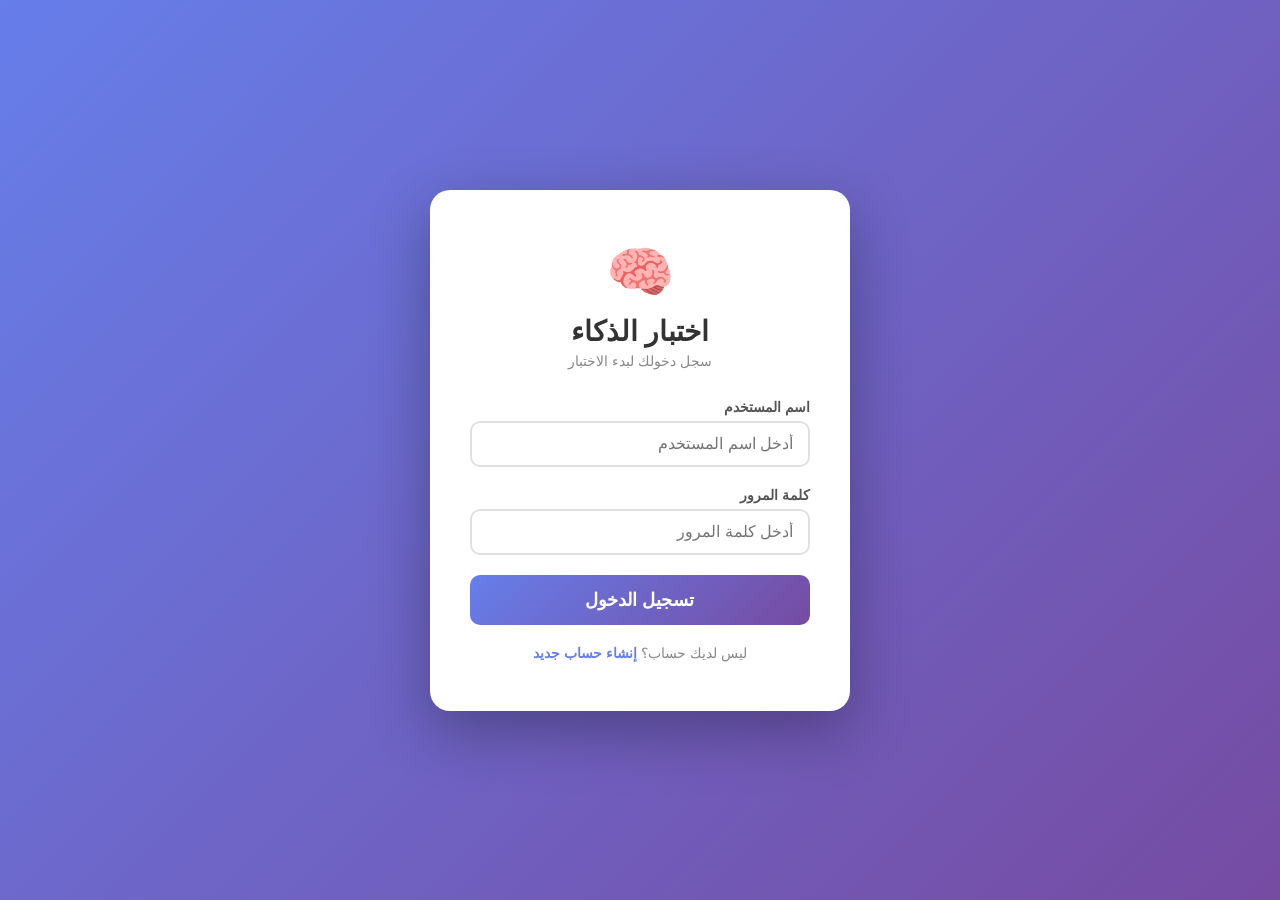
<file: index.html>
<!DOCTYPE html>
<html lang="ar" dir="rtl">
<head>
    <meta charset="UTF-8">
    <meta name="viewport" content="width=device-width, initial-scale=1.0">
    <title>تسجيل الدخول - اختبار الذكاء</title>
    <link rel="stylesheet" href="style.css">
</head>
<body>
    <div class="auth-container">
        <div class="logo">
            <span class="brain-icon">🧠</span>
            <h1>اختبار الذكاء</h1>
            <p>سجل دخولك لبدء الاختبار</p>
        </div>

        <div id="alertMessage" class="alert"></div>

        <!-- تم تعديل action للانتقال إلى content.html -->
        <form action="content.html" method="GET">
            <div class="form-group">
                <label for="username">اسم المستخدم</label>
                <input type="text" id="username" name="username" placeholder="أدخل اسم المستخدم" required>
                <div id="usernameError" class="error-message">يرجى إدخال اسم المستخدم</div>
            </div>

            <div class="form-group">
                <label for="password">كلمة المرور</label>
                <input type="password" id="password" name="password" placeholder="أدخل كلمة المرور" required>
                <div id="passwordError" class="error-message">يرجى إدخال كلمة المرور</div>
            </div>

            <button type="submit" class="btn-primary">تسجيل الدخول</button>
        </form>

        <div class="auth-link">
            ليس لديك حساب؟ <a href="register.html">إنشاء حساب جديد</a>
        </div>
    </div>

    <script>
        // ============================================
        // التحقق من صحة البيانات قبل الانتقال
        // ============================================

        document.querySelector('form').addEventListener('submit', function(e) {
            const username = document.getElementById('username');
            const password = document.getElementById('password');
            const usernameError = document.getElementById('usernameError');
            const passwordError = document.getElementById('passwordError');
            let isValid = true;

            // إخفاء الأخطاء السابقة
            username.classList.remove('error');
            password.classList.remove('error');
            usernameError.style.display = 'none';
            passwordError.style.display = 'none';

            // التحقق من اسم المستخدم
            if (username.value.trim() === '') {
                username.classList.add('error');
                usernameError.style.display = 'block';
                isValid = false;
            }

            // التحقق من كلمة المرور
            if (password.value.trim() === '') {
                password.classList.add('error');
                passwordError.style.display = 'block';
                isValid = false;
            }

            // إذا كان هناك خطأ، نمنع الانتقال
            if (!isValid) {
                e.preventDefault();
            } else {
                // إذا كان كل شيء صحيحاً، ننتقل إلى content.html
                // مع تمرير اسم المستخدم في الرابط (اختياري)
                const usernameValue = username.value.trim();
                window.location.href = `content.html?username=${encodeURIComponent(usernameValue)}`;
                e.preventDefault(); // نمنع الإرسال العادي
            }
        });

        // ============================================
        // عرض رسائل من URL (اختياري)
        // ============================================

        (function() {
            const urlParams = new URLSearchParams(window.location.search);
            const error = urlParams.get('error');
            const success = urlParams.get('success');
            const alertDiv = document.getElementById('alertMessage');

            if (alertDiv) {
                if (error) {
                    alertDiv.className = 'alert alert-danger';
                    alertDiv.style.display = 'block';
                    const messages = {
                        'invalid': '❌ اسم المستخدم أو كلمة المرور غير صحيحة',
                        'empty': '❌ يرجى ملء جميع الحقول',
                        'not_found': '❌ المستخدم غير موجود'
                    };
                    alertDiv.textContent = messages[error] || '❌ حدث خطأ، يرجى المحاولة مرة أخرى';
                }

                if (success === 'registered') {
                    alertDiv.className = 'alert alert-success';
                    alertDiv.style.display = 'block';
                    alertDiv.textContent = '✅ تم التسجيل بنجاح! يرجى تسجيل الدخول';
                }
            }
        })();
    </script>
</body>
</html>
</file>
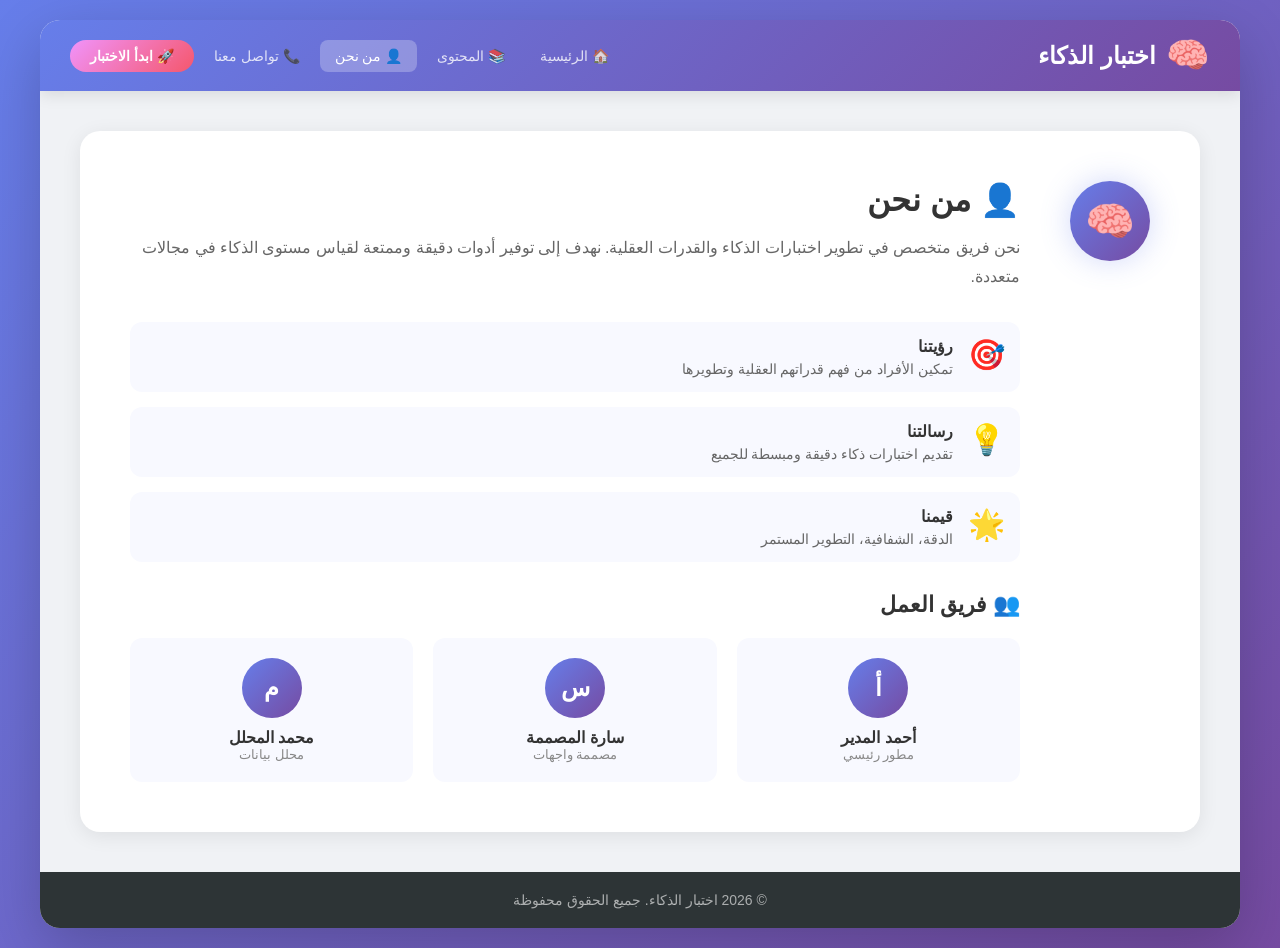
<file: about.html>
<!DOCTYPE html>
<html lang="ar" dir="rtl">
<head>
    <meta charset="UTF-8">
    <meta name="viewport" content="width=device-width, initial-scale=1.0">
    <title>من نحن - اختبار الذكاء</title>
    <link rel="stylesheet" href="style.css">
</head>
<body>
    <div class="page-container">
        <!-- رأس الصفحة -->
        <header class="page-header">
            <div class="header-content">
                <div class="logo-section">
                    <span class="brain-icon">🧠</span>
                    <h1>اختبار الذكاء</h1>
                </div>
                <nav class="main-nav">
                    <a href="dashboard.html">🏠 الرئيسية</a>
                    <a href="content.html">📚 المحتوى</a>
                    <a href="about.html" class="active">👤 من نحن</a>
                    <a href="contact.html">📞 تواصل معنا</a>
                    <a href="test.html" class="nav-test-btn">🚀 ابدأ الاختبار</a>
                    
                </nav>
                <div class="mobile-menu-btn" onclick="toggleMobileMenu()">☰</div>
            </div>
        </header>

        <!-- المحتوى -->
        <main class="page-main">
            <section class="about-section animate-brain">
                <div class="about-image">
                    <div class="brain-animation-small"></div>
                </div>
                <div class="about-content">
                    <h2>👤 من نحن</h2>
                    <p>نحن فريق متخصص في تطوير اختبارات الذكاء والقدرات العقلية. نهدف إلى توفير أدوات دقيقة وممتعة لقياس مستوى الذكاء في مجالات متعددة.</p>
                    
                    <div class="about-values">
                        <div class="value-item">
                            <span class="value-icon">🎯</span>
                            <div>
                                <h4>رؤيتنا</h4>
                                <p>تمكين الأفراد من فهم قدراتهم العقلية وتطويرها</p>
                            </div>
                        </div>
                        <div class="value-item">
                            <span class="value-icon">💡</span>
                            <div>
                                <h4>رسالتنا</h4>
                                <p>تقديم اختبارات ذكاء دقيقة ومبسطة للجميع</p>
                            </div>
                        </div>
                        <div class="value-item">
                            <span class="value-icon">🌟</span>
                            <div>
                                <h4>قيمنا</h4>
                                <p>الدقة، الشفافية، التطوير المستمر</p>
                            </div>
                        </div>
                    </div>

                    <div class="team-section">
                        <h3>👥 فريق العمل</h3>
                        <div class="team-grid">
                            <div class="team-member">
                                <div class="member-avatar">أ</div>
                                <h4>أحمد المدير</h4>
                                <p>مطور رئيسي</p>
                            </div>
                            <div class="team-member">
                                <div class="member-avatar">س</div>
                                <h4>سارة المصممة</h4>
                                <p>مصممة واجهات</p>
                            </div>
                            <div class="team-member">
                                <div class="member-avatar">م</div>
                                <h4>محمد المحلل</h4>
                                <p>محلل بيانات</p>
                            </div>
                        </div>
                    </div>
                </div>
            </section>
        </main>

        <footer class="page-footer">
            <p>© 2026 اختبار الذكاء. جميع الحقوق محفوظة</p>
        </footer>
    </div>

    <script src="script.js"></script>
</body>
</html>
</file>
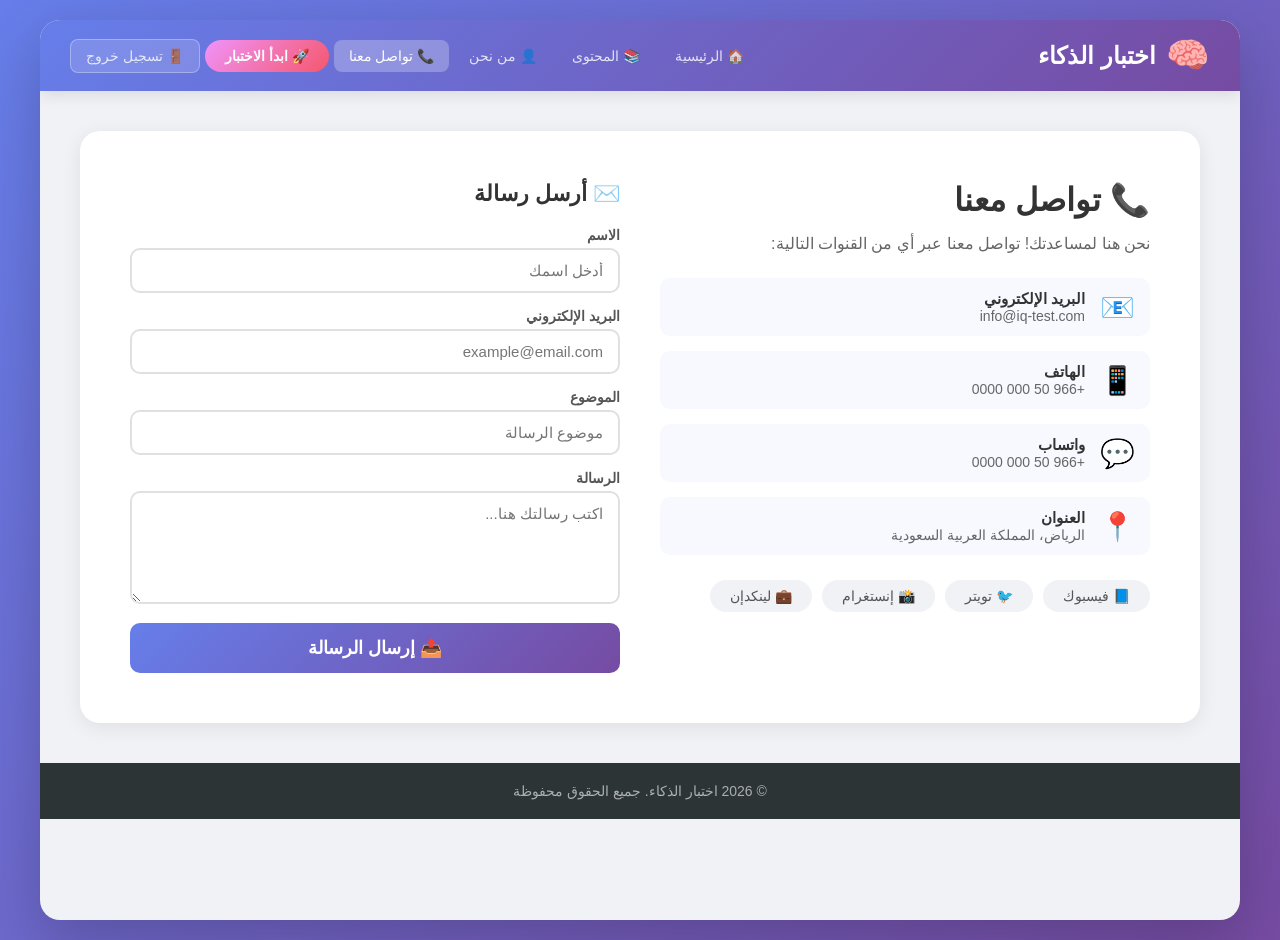
<file: contact.html>
<!DOCTYPE html>
<html lang="ar" dir="rtl">
<head>
    <meta charset="UTF-8">
    <meta name="viewport" content="width=device-width, initial-scale=1.0">
    <title>تواصل معنا - اختبار الذكاء</title>
    <link rel="stylesheet" href="style.css">
</head>
<body>
<!-- القائمة الرئيسية -->


<!-- روابط ملفات CSS و JS -->
<link rel="stylesheet" href="style.css">
<script src="script.js"></script>
    <div class="page-container">
        <!-- رأس الصفحة -->
        <header class="page-header">
            <div class="header-content">
                <div class="logo-section">
                    <span class="brain-icon">🧠</span>
                    <h1>اختبار الذكاء</h1>
                </div>
                <nav class="main-nav">
                    <a href="dashboard.html">🏠 الرئيسية</a>
                    <a href="content.html">📚 المحتوى</a>
                    <a href="about.html">👤 من نحن</a>
                    <a href="contact.html" class="active">📞 تواصل معنا</a>
                    <a href="test.html" class="nav-test-btn">🚀 ابدأ الاختبار</a>
                    <a href="index.html" class="nav-logout-btn">🚪 تسجيل خروج</a>
                </nav>
                <div class="mobile-menu-btn" onclick="toggleMobileMenu()">☰</div>
            </div>
        </header>

        <!-- المحتوى -->
        <main class="page-main">
            <section class="contact-section">
                <div class="contact-info">
                    <h2>📞 تواصل معنا</h2>
                    <p>نحن هنا لمساعدتك! تواصل معنا عبر أي من القنوات التالية:</p>
                    
                    <div class="contact-methods">
                        <div class="contact-method">
                            <span class="contact-icon">📧</span>
                            <div>
                                <h4>البريد الإلكتروني</h4>
                                <p>info@iq-test.com</p>
                            </div>
                        </div>
                        <div class="contact-method">
                            <span class="contact-icon">📱</span>
                            <div>
                                <h4>الهاتف</h4>
                                <p>+966 50 000 0000</p>
                            </div>
                        </div>
                        <div class="contact-method">
                            <span class="contact-icon">💬</span>
                            <div>
                                <h4>واتساب</h4>
                                <p>+966 50 000 0000</p>
                            </div>
                        </div>
                        <div class="contact-method">
                            <span class="contact-icon">📍</span>
                            <div>
                                <h4>العنوان</h4>
                                <p>الرياض، المملكة العربية السعودية</p>
                            </div>
                        </div>
                    </div>

                    <div class="social-links">
                        <a href="#" class="social-link">📘 فيسبوك</a>
                        <a href="#" class="social-link">🐦 تويتر</a>
                        <a href="#" class="social-link">📸 إنستغرام</a>
                        <a href="#" class="social-link">💼 لينكدإن</a>
                    </div>
                </div>

                <div class="contact-form">
                    <h3>✉️ أرسل رسالة</h3>
                    <form id="contactForm" onsubmit="sendMessage(event)">
                        <div class="form-group">
                            <label for="contactName">الاسم</label>
                            <input type="text" id="contactName" placeholder="أدخل اسمك" required>
                        </div>
                        <div class="form-group">
                            <label for="contactEmail">البريد الإلكتروني</label>
                            <input type="email" id="contactEmail" placeholder="example@email.com" required>
                        </div>
                        <div class="form-group">
                            <label for="contactSubject">الموضوع</label>
                            <input type="text" id="contactSubject" placeholder="موضوع الرسالة" required>
                        </div>
                        <div class="form-group">
                            <label for="contactMessage">الرسالة</label>
                            <textarea id="contactMessage" rows="5" placeholder="اكتب رسالتك هنا..." required></textarea>
                        </div>
                        <button type="submit" class="btn-send">📤 إرسال الرسالة</button>
                    </form>
                    <div id="formMessage" class="form-message"></div>
                </div>
            </section>
        </main>

        <footer class="page-footer">
            <p>© 2026 اختبار الذكاء. جميع الحقوق محفوظة</p>
        </footer>
    </div>

    <script src="script.js"></script>
</body>
</html>
</file>
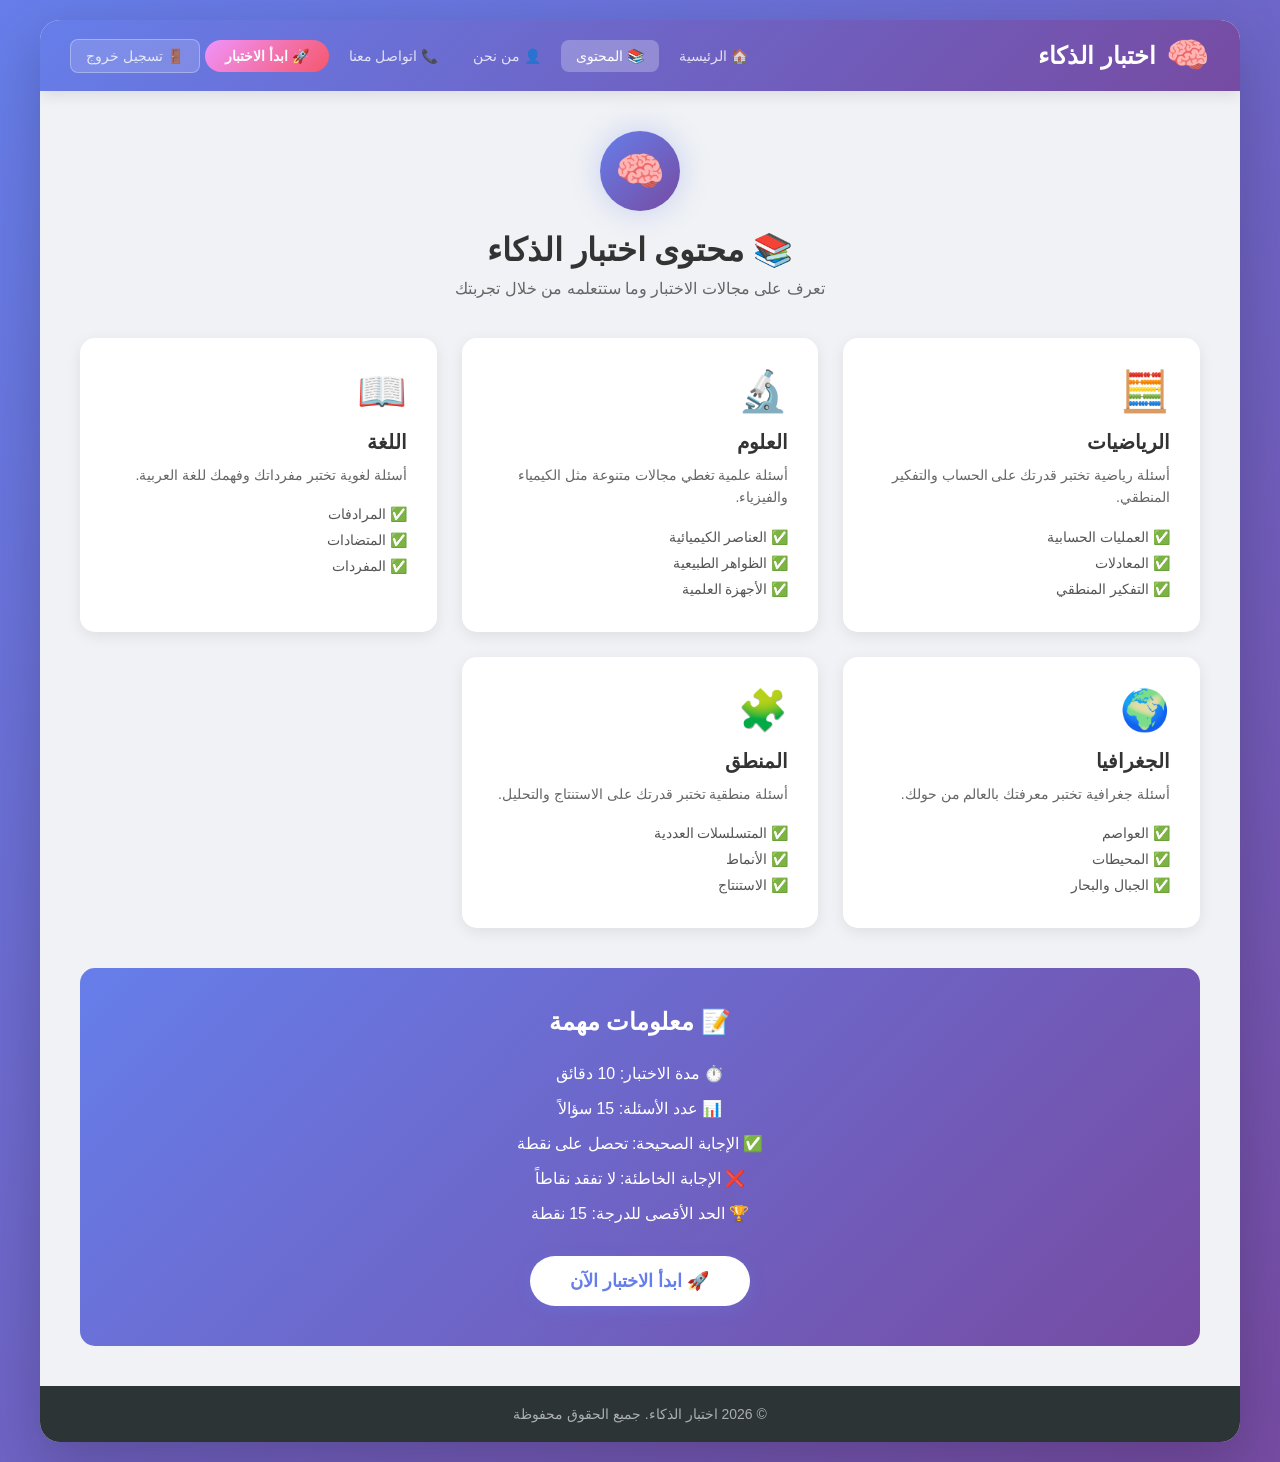
<file: content.html>
<!DOCTYPE html>
<html lang="ar" dir="rtl">
<head>
    <meta charset="UTF-8">
    <meta name="viewport" content="width=device-width, initial-scale=1.0">
    <title>المحتوى - اختبار الذكاء</title>
    <link rel="stylesheet" href="style.css">
</head>
<body>

    <div class="page-container">
        <!-- رأس الصفحة -->
        <header class="page-header">
            <div class="header-content">
                <div class="logo-section">
                    <span class="brain-icon">🧠</span>
                    <h1>اختبار الذكاء</h1>
                </div>
                <nav class="main-nav">
                    <a href="dashboard.html">🏠 الرئيسية</a>
                    <a href="content.html" class="active">📚 المحتوى</a>
                    <a href="about.html">👤 من نحن</a>
                    <a href="contact.html">📞 اتواصل معنا</a>
                    <a href="test.html" class="nav-test-btn">🚀 ابدأ الاختبار</a>
                    <a href="index.html" class="nav-logout-btn">🚪 تسجيل خروج</a>
                </nav>
                <div class="mobile-menu-btn" onclick="toggleMobileMenu()">☰</div>
            </div>
        </header>

        <!-- المحتوى -->
        <main class="page-main">
            <section class="content-section">
                <div class="content-header animate-brain">
                    <div class="brain-animation-small"></div>
                    <h2>📚 محتوى اختبار الذكاء</h2>
                    <p>تعرف على مجالات الاختبار وما ستتعلمه من خلال تجربتك</p>
                </div>

                <div class="content-grid">
                    <div class="content-card">
                        <div class="content-card-icon">🧮</div>
                        <h3>الرياضيات</h3>
                        <p>أسئلة رياضية تختبر قدرتك على الحساب والتفكير المنطقي.</p>
                        <ul>
                            <li>✅ العمليات الحسابية</li>
                            <li>✅ المعادلات</li>
                            <li>✅ التفكير المنطقي</li>
                        </ul>
                    </div>

                    <div class="content-card">
                        <div class="content-card-icon">🔬</div>
                        <h3>العلوم</h3>
                        <p>أسئلة علمية تغطي مجالات متنوعة مثل الكيمياء والفيزياء.</p>
                        <ul>
                            <li>✅ العناصر الكيميائية</li>
                            <li>✅ الظواهر الطبيعية</li>
                            <li>✅ الأجهزة العلمية</li>
                        </ul>
                    </div>

                    <div class="content-card">
                        <div class="content-card-icon">📖</div>
                        <h3>اللغة</h3>
                        <p>أسئلة لغوية تختبر مفرداتك وفهمك للغة العربية.</p>
                        <ul>
                            <li>✅ المرادفات</li>
                            <li>✅ المتضادات</li>
                            <li>✅ المفردات</li>
                        </ul>
                    </div>

                    <div class="content-card">
                        <div class="content-card-icon">🌍</div>
                        <h3>الجغرافيا</h3>
                        <p>أسئلة جغرافية تختبر معرفتك بالعالم من حولك.</p>
                        <ul>
                            <li>✅ العواصم</li>
                            <li>✅ المحيطات</li>
                            <li>✅ الجبال والبحار</li>
                        </ul>
                    </div>

                    <div class="content-card">
                        <div class="content-card-icon">🧩</div>
                        <h3>المنطق</h3>
                        <p>أسئلة منطقية تختبر قدرتك على الاستنتاج والتحليل.</p>
                        <ul>
                            <li>✅ المتسلسلات العددية</li>
                            <li>✅ الأنماط</li>
                            <li>✅ الاستنتاج</li>
                        </ul>
                    </div>
                </div>

                <div class="content-info-box">
                    <h3>📝 معلومات مهمة</h3>
                    <ul>
                        <li>⏱️ مدة الاختبار: 10 دقائق</li>
                        <li>📊 عدد الأسئلة: 15 سؤالاً</li>
                        <li>✅ الإجابة الصحيحة: تحصل على نقطة</li>
                        <li>❌ الإجابة الخاطئة: لا تفقد نقاطاً</li>
                        <li>🏆 الحد الأقصى للدرجة: 15 نقطة</li>
                    </ul>
                    <a href="test.html" class="btn-start-test">🚀 ابدأ الاختبار الآن</a>
                </div>
            </section>
        </main>

        <footer class="page-footer">
            <p>© 2026 اختبار الذكاء. جميع الحقوق محفوظة</p>
        </footer>
    </div>

    <script src="script.js"></script>
</body>
</html>
</file>
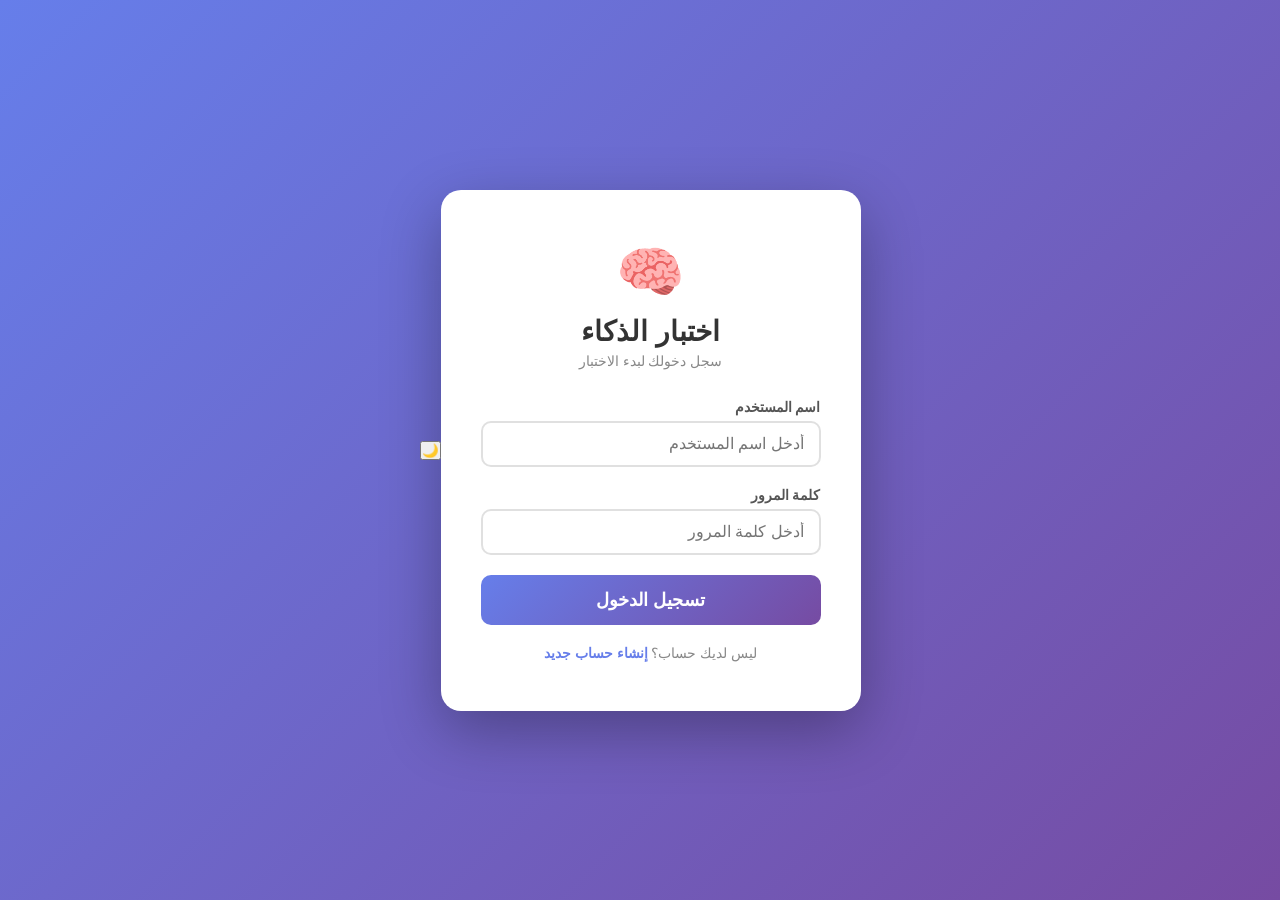
<file: login.html>
<!DOCTYPE html>
<html lang="ar" dir="rtl">
<head>
    <meta charset="UTF-8">
    <meta name="viewport" content="width=device-width, initial-scale=1.0">
    <title>تسجيل الدخول - اختبار الذكاء</title>
    <link rel="stylesheet" href="style.css">
</head>
<body>
    <div class="auth-container">
        <div class="logo">
            <span class="brain-icon">🧠</span>
            <h1>اختبار الذكاء</h1>
            <p>سجل دخولك لبدء الاختبار</p>
        </div>

        <div id="alertMessage" class="alert"></div>

        <form id="loginForm" action="login.php" method="POST">
            <div class="form-group">
                <label for="username">اسم المستخدم</label>
                <input type="text" id="username" name="username" placeholder="أدخل اسم المستخدم" required>
                <div id="usernameError" class="error-message">يرجى إدخال اسم المستخدم</div>
            </div>

            <div class="form-group">
                <label for="password">كلمة المرور</label>
                <input type="password" id="password" name="password" placeholder="أدخل كلمة المرور" required>
                <div id="passwordError" class="error-message">يرجى إدخال كلمة المرور</div>
            </div>

            <button type="submit" class="btn-primary">تسجيل الدخول</button>
        </form>

        <div class="auth-link">
            ليس لديك حساب؟ <a href="register.html">إنشاء حساب جديد</a>
        </div>
    </div>

    <script src="script.js"></script>
    <script>
        // عرض رسائل من URL
        (function() {
            const urlParams = new URLSearchParams(window.location.search);
            const error = urlParams.get('error');
            const success = urlParams.get('success');
            const alertDiv = document.getElementById('alertMessage');

            if (error) {
                alertDiv.className = 'alert alert-danger';
                alertDiv.style.display = 'block';
                const messages = {
                    'invalid': 'اسم المستخدم أو كلمة المرور غير صحيحة',
                    'empty': 'يرجى ملء جميع الحقول',
                    'not_found': 'المستخدم غير موجود',
                    'db_error': 'حدث خطأ في قاعدة البيانات'
                };
                alertDiv.textContent = messages[error] || 'حدث خطأ، يرجى المحاولة مرة أخرى';
            }

            if (success === 'registered') {
                alertDiv.className = 'alert alert-success';
                alertDiv.style.display = 'block';
                alertDiv.textContent = 'تم التسجيل بنجاح! يرجى تسجيل الدخول';
            }
        })();
    </script>
<!-- زر تبديل الوضع الليلي -->
<button class="theme-toggle" onclick="toggleTheme()" id="themeToggle" title="تبديل الوضع الليلي">
    🌙
</button>

<script src="script.js"></script>
<script>
    // التحقق من الوضع الليلي المحفوظ
    document.addEventListener('DOMContentLoaded', function() {
        if (localStorage.getItem('darkMode') === 'enabled') {
            document.body.classList.add('dark-mode');
            document.getElementById('themeToggle').textContent = '☀️';
        }
    });
</script>
</body>
</html>
</file>
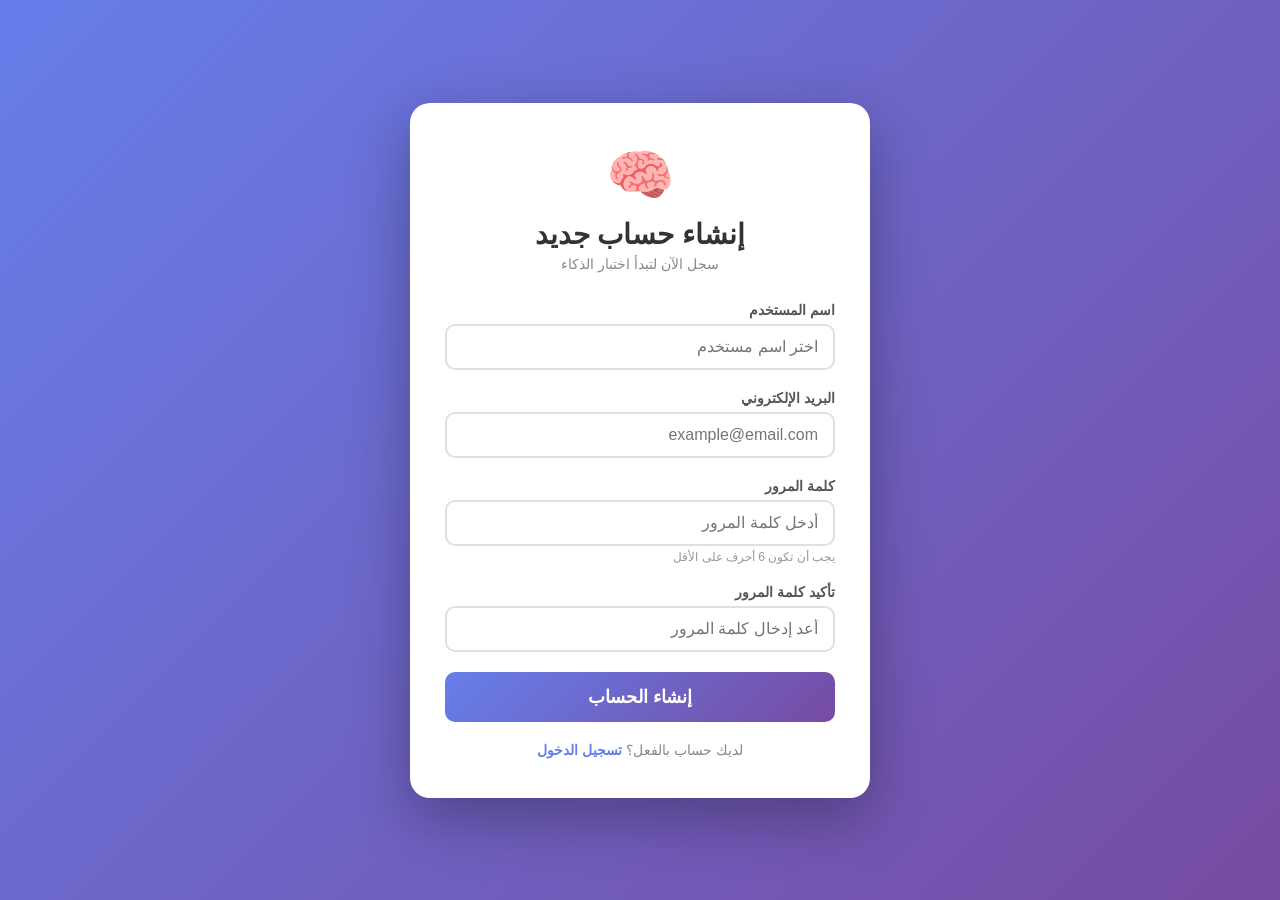
<file: register.html>
<!DOCTYPE html>
<html lang="ar" dir="rtl">
<head>
    <meta charset="UTF-8">
    <meta name="viewport" content="width=device-width, initial-scale=1.0">
    <title>إنشاء حساب - اختبار الذكاء</title>
    <link rel="stylesheet" href="style.css">
</head>
<body>
    <div class="auth-container register">
        <div class="logo">
            <span class="brain-icon">🧠</span>
            <h1>إنشاء حساب جديد</h1>
            <p>سجل الآن لتبدأ اختبار الذكاء</p>
        </div>

        <div id="alertMessage" class="alert"></div>

        <form id="registerForm" action="register.php" method="POST">
            <div class="form-group">
                <label for="username">اسم المستخدم</label>
                <input type="text" id="username" name="username" placeholder="اختر اسم مستخدم" required>
                <div id="usernameError" class="error-message">اسم المستخدم مطلوب (3 أحرف على الأقل)</div>
            </div>

            <div class="form-group">
                <label for="email">البريد الإلكتروني</label>
                <input type="email" id="email" name="email" placeholder="example@email.com" required>
                <div id="emailError" class="error-message">يرجى إدخال بريد إلكتروني صحيح</div>
            </div>

            <div class="form-group">
                <label for="password">كلمة المرور</label>
                <input type="password" id="password" name="password" placeholder="أدخل كلمة المرور" required>
                <div class="password-hint">يجب أن تكون 6 أحرف على الأقل</div>
                <div id="passwordError" class="error-message">كلمة المرور مطلوبة (6 أحرف على الأقل)</div>
            </div>

            <div class="form-group">
                <label for="confirm_password">تأكيد كلمة المرور</label>
                <input type="password" id="confirm_password" name="confirm_password" placeholder="أعد إدخال كلمة المرور" required>
                <div id="confirmError" class="error-message">كلمة المرور غير متطابقة</div>
            </div>

            <button type="submit" class="btn-primary">إنشاء الحساب</button>
        </form>

        <div class="auth-link">
            لديك حساب بالفعل؟ <a href="login.html">تسجيل الدخول</a>
        </div>
    </div>

    <script src="script.js"></script>
    <script>
        // عرض رسائل من URL
        (function() {
            const urlParams = new URLSearchParams(window.location.search);
            const error = urlParams.get('error');
            const alertDiv = document.getElementById('alertMessage');

            if (error) {
                alertDiv.className = 'alert alert-danger';
                alertDiv.style.display = 'block';
                const messages = {
                    'username_taken': 'اسم المستخدم موجود بالفعل',
                    'email_taken': 'البريد الإلكتروني مستخدم بالفعل',
                    'invalid': 'البيانات غير صحيحة، يرجى التحقق',
                    'db_error': 'حدث خطأ في قاعدة البيانات، حاول مرة أخرى'
                };
                alertDiv.textContent = messages[error] || 'حدث خطأ، يرجى المحاولة مرة أخرى';
            }
        })();
    </script>
<!-- زر تبديل الوضع الليلي -->


<script src="script.js"></script>
<script>
    // التحقق من الوضع الليلي المحفوظ
    document.addEventListener('DOMContentLoaded', function() {
        if (localStorage.getItem('darkMode') === 'enabled') {
            document.body.classList.add('dark-mode');
            document.getElementById('themeToggle').textContent = '☀️';
        }
    });
</script>
</body>
</html>
</file>
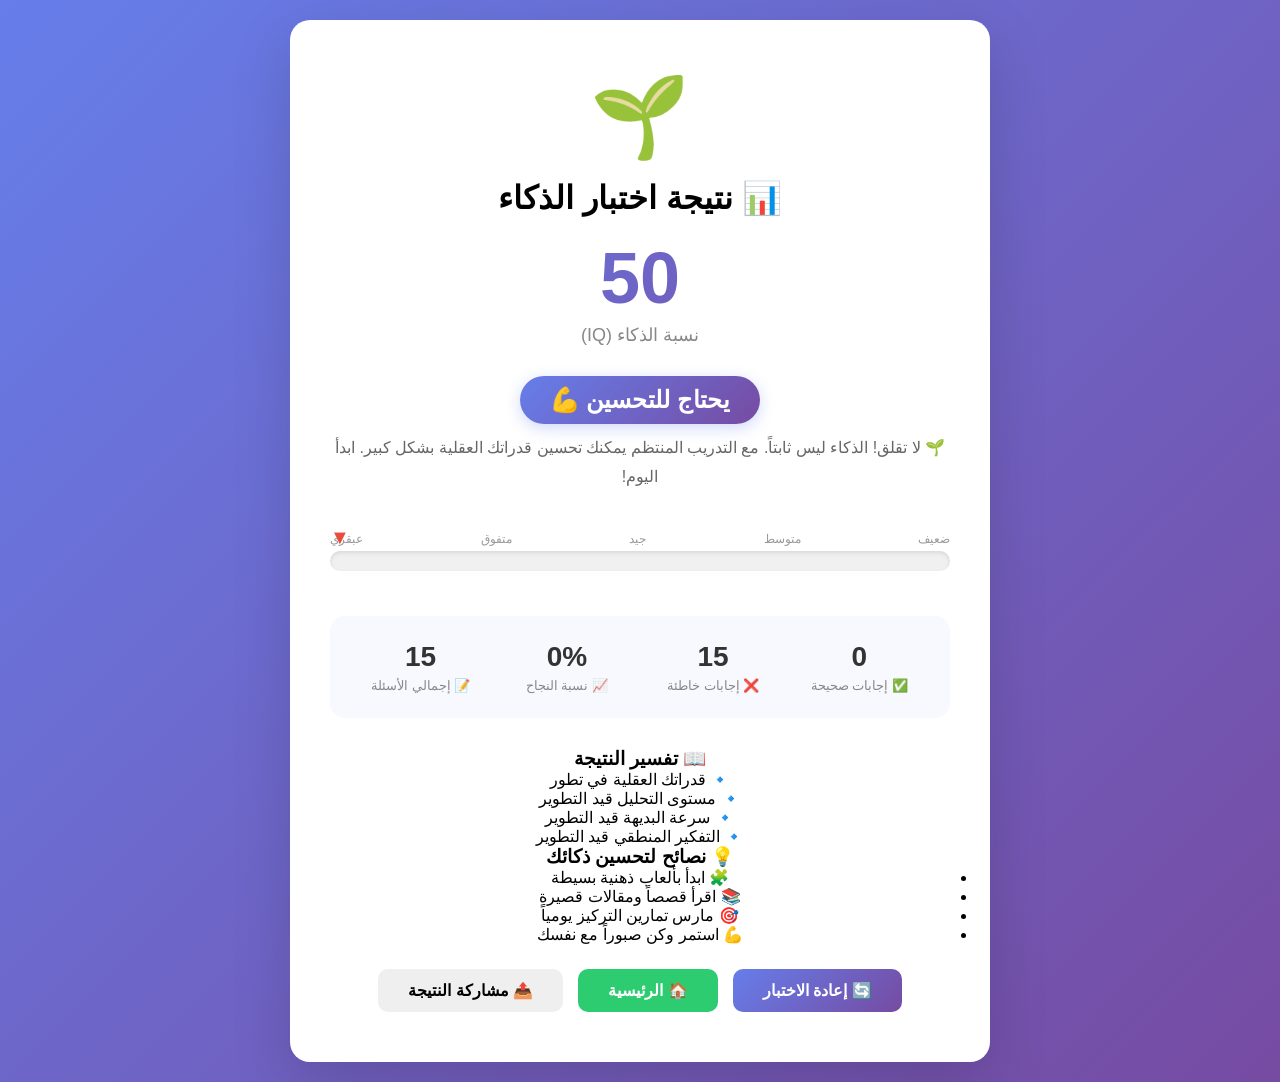
<file: results.html>
<!DOCTYPE html>
<html lang="ar" dir="rtl">
<head>
    <meta charset="UTF-8">
    <meta name="viewport" content="width=device-width, initial-scale=1.0">
    <title>نتيجة اختبار الذكاء - IQ</title>
    <link rel="stylesheet" href="style.css">
</head>
<body>
    <div class="results-container">
        <div class="results-card" id="resultsCard">
            <!-- أيقونة النتيجة -->
            <div class="result-icon" id="resultIcon">🧠</div>
            
            <h1>📊 نتيجة اختبار الذكاء</h1>
            
            <!-- درجة IQ -->
            <div class="iq-score-container">
                <div class="iq-score-number" id="iqScore">0</div>
                <div class="iq-score-label">نسبة الذكاء (IQ)</div>
            </div>

            <!-- مستوى الذكاء -->
            <div class="iq-level-badge" id="iqLevel">متفوق ⭐</div>
            
            <!-- وصف النتيجة -->
            <p class="iq-description" id="iqDescription">نتيجة رائعة! أنت تتمتع بذكاء عالٍ وقدرة ممتازة على حل المشكلات.</p>

            <!-- شريط تقدم الذكاء -->
            <div class="iq-bar-container">
                <div class="iq-bar-labels">
                    <span>ضعيف</span>
                    <span>متوسط</span>
                    <span>جيد</span>
                    <span>متفوق</span>
                    <span>عبقري</span>
                </div>
                <div class="iq-bar">
                    <div class="iq-bar-fill" id="iqBarFill" style="width: 0%;"></div>
                    <div class="iq-bar-marker" id="iqBarMarker" style="left: 0%;">▼</div>
                </div>
            </div>

            <!-- إحصائيات التفاصيل -->
            <div class="results-stats">
                <div class="stat-item">
                    <div class="stat-value" id="correctCount">0</div>
                    <div class="stat-label">✅ إجابات صحيحة</div>
                </div>
                <div class="stat-item">
                    <div class="stat-value" id="wrongCount">0</div>
                    <div class="stat-label">❌ إجابات خاطئة</div>
                </div>
                <div class="stat-item">
                    <div class="stat-value" id="percentageDisplay">0%</div>
                    <div class="stat-label">📈 نسبة النجاح</div>
                </div>
                <div class="stat-item">
                    <div class="stat-value" id="totalQuestions">0</div>
                    <div class="stat-label">📝 إجمالي الأسئلة</div>
                </div>
            </div>

            <!-- جدول تفسير النتيجة -->
            <div class="iq-interpretation">
                <h3>📖 تفسير النتيجة</h3>
                <div class="interpretation-grid">
                    <div class="interpretation-item">
                        <span class="interpretation-label">🔹 قدراتك العقلية</span>
                        <span class="interpretation-value" id="mentalAbility">متوسطة</span>
                    </div>
                    <div class="interpretation-item">
                        <span class="interpretation-label">🔹 مستوى التحليل</span>
                        <span class="interpretation-value" id="analysisLevel">جيد</span>
                    </div>
                    <div class="interpretation-item">
                        <span class="interpretation-label">🔹 سرعة البديهة</span>
                        <span class="interpretation-value" id="quickWit">جيدة</span>
                    </div>
                    <div class="interpretation-item">
                        <span class="interpretation-label">🔹 التفكير المنطقي</span>
                        <span class="interpretation-value" id="logicalThinking">متطور</span>
                    </div>
                </div>
            </div>

            <!-- نصائح للتحسين -->
            <div class="iq-tips" id="iqTips">
                <h3>💡 نصائح لتحسين ذكائك</h3>
                <ul id="tipsList">
                    <li>📚 اقرأ كتباً متنوعة لتوسيع مداركك</li>
                    <li>🧩 حل الألغاز والألعاب العقلية بانتظام</li>
                    <li>🎯 مارس تمارين التركيز والانتباه</li>
                    <li>🧠 تعلم مهارات جديدة باستمرار</li>
                </ul>
            </div>

            <!-- أزرار الإجراءات -->
            <div class="results-actions">
                <button class="btn-retry" onclick="retryTest()">🔄 إعادة الاختبار</button>
                <button class="btn-dashboard" onclick="goToDashboard()">🏠 الرئيسية</button>
                <button class="btn-share" onclick="shareResult()">📤 مشاركة النتيجة</button>
            </div>
        </div>
    </div>

    <script>
        // ============================================
        // عرض النتائج مع مقياس IQ
        // ============================================

        document.addEventListener('DOMContentLoaded', function() {
            // جلب النتائج من URL
            const urlParams = new URLSearchParams(window.location.search);
            const score = parseInt(urlParams.get('score')) || 0;
            const total = parseInt(urlParams.get('total')) || 15;

            // حساب النسب
            const percentage = (score / total) * 100;
            
            // ===== حساب مقياس IQ =====
            // المعادلة: IQ = (الدرجة / إجمالي الأسئلة) × 100 + 50
            // النطاق: 50 - 150 (متوسط الذكاء 100)
            let iqScore = Math.round((score / total) * 100 + 50);
            
            // التأكد من أن النتيجة في النطاق المنطقي
            if (iqScore < 50) iqScore = 50;
            if (iqScore > 150) iqScore = 150;

            // ===== تحديد مستوى الذكاء =====
            let iqLevel, iqDescription, icon, mentalAbility, analysisLevel, quickWit, logicalThinking;
            let tips = [];
            let barColor = '';
            
            if (iqScore >= 130) {
                iqLevel = 'عبقري 🧠';
                icon = '🌟';
                barColor = '#e74c3c';
                mentalAbility = 'استثنائية';
                analysisLevel = 'متطور جداً';
                quickWit = 'سريعة جداً';
                logicalThinking = 'منطق استثنائي';
                iqDescription = '⭐ أنت عبقري! قدراتك العقلية تفوق 98% من الناس. لديك ذكاء استثنائي وقدرة تحليلية مذهلة.';
                tips = [
                    '🎯 تحدى نفسك بمشاكل أكثر تعقيداً',
                    '📚 اقرأ في مجالات متنوعة خارج تخصصك',
                    '🧠 علم الآخرين ما تعلمته لتعزيز فهمك',
                    '💡 ابحث عن تحديات جديدة باستمرار'
                ];
            } else if (iqScore >= 115) {
                iqLevel = 'متفوق ⭐';
                icon = '🏆';
                barColor = '#e67e22';
                mentalAbility = 'عالية جداً';
                analysisLevel = 'متطور';
                quickWit = 'سريعة';
                logicalThinking = 'منطق قوي';
                iqDescription = '🏆 نتيجة ممتازة! أنت في أعلى 15% من السكان. تتمتع بذكاء عالٍ وقدرة تحليلية ممتازة.';
                tips = [
                    '📖 اقرأ كتباً في الفلسفة والمنطق',
                    '🎲 مارس ألعاباً استراتيجية مثل الشطرنج',
                    '🧩 حل ألغازاً معقدة بانتظام',
                    '📝 اكتب أفكارك لتنظيم تفكيرك'
                ];
            } else if (iqScore >= 100) {
                iqLevel = 'جيد جداً 👍';
                icon = '📈';
                barColor = '#f1c40f';
                mentalAbility = 'جيدة';
                analysisLevel = 'جيد';
                quickWit = 'جيدة';
                logicalThinking = 'جيد';
                iqDescription = '👍 نتيجة جيدة! أنت في المستوى المتوسط العالي. لديك قدرات عقلية جيدة ويمكنك تطويرها أكثر.';
                tips = [
                    '📚 اقرأ بانتظام لتعزيز مفرداتك',
                    '🧩 حل الألغاز والكلمات المتقاطعة',
                    '🎯 مارس تمارين الذاكرة والتركيز',
                    '🗣️ ناقش الآخرين في مواضيع متنوعة'
                ];
            } else if (iqScore >= 80) {
                iqLevel = 'متوسط 📚';
                icon = '🔆';
                barColor = '#3498db';
                mentalAbility = 'متوسطة';
                analysisLevel = 'متوسط';
                quickWit = 'متوسطة';
                logicalThinking = 'متوسط';
                iqDescription = '📚 أنت في المستوى المتوسط. هناك مجال للتحسين، لا تقلق فالذكاء قابل للتطوير بالتدريب المستمر.';
                tips = [
                    '🧠 مارس تمارين العقل يومياً',
                    '📖 اقرأ كتباً تطوير الذات',
                    '🎯 حدد أهدافاً صغيرة للتعلم',
                    '💪 طور مهاراتك تدريجياً'
                ];
            } else {
                iqLevel = 'يحتاج للتحسين 💪';
                icon = '🌱';
                barColor = '#95a5a6';
                mentalAbility = 'في تطور';
                analysisLevel = 'قيد التطوير';
                quickWit = 'قيد التطوير';
                logicalThinking = 'قيد التطوير';
                iqDescription = '🌱 لا تقلق! الذكاء ليس ثابتاً. مع التدريب المنتظم يمكنك تحسين قدراتك العقلية بشكل كبير. ابدأ اليوم!';
                tips = [
                    '🧩 ابدأ بألعاب ذهنية بسيطة',
                    '📚 اقرأ قصصاً ومقالات قصيرة',
                    '🎯 مارس تمارين التركيز يومياً',
                    '💪 استمر وكن صبوراً مع نفسك'
                ];
            }

            // ===== عرض النتائج =====
            document.getElementById('resultIcon').textContent = icon;
            document.getElementById('iqScore').textContent = iqScore;
            document.getElementById('iqLevel').textContent = iqLevel;
            document.getElementById('iqDescription').textContent = iqDescription;
            
            // الإحصائيات
            document.getElementById('correctCount').textContent = score;
            document.getElementById('wrongCount').textContent = total - score;
            document.getElementById('percentageDisplay').textContent = Math.round(percentage) + '%';
            document.getElementById('totalQuestions').textContent = total;

            // شريط التقدم
            const barWidth = Math.min((iqScore - 50) / 100 * 100, 100);
            document.getElementById('iqBarFill').style.width = barWidth + '%';
            document.getElementById('iqBarFill').style.background = `linear-gradient(90deg, #667eea, ${barColor})`;
            document.getElementById('iqBarMarker').style.left = barWidth + '%';

            // تفسير النتيجة
            document.getElementById('mentalAbility').textContent = mentalAbility;
            document.getElementById('analysisLevel').textContent = analysisLevel;
            document.getElementById('quickWit').textContent = quickWit;
            document.getElementById('logicalThinking').textContent = logicalThinking;

            // النصائح
            const tipsList = document.getElementById('tipsList');
            tipsList.innerHTML = '';
            tips.forEach(tip => {
                const li = document.createElement('li');
                li.textContent = tip;
                tipsList.appendChild(li);
            });

            // ===== تأثيرات الحركة =====
            const card = document.querySelector('.results-card');
            card.style.opacity = '0';
            card.style.transform = 'translateY(30px)';
            
            setTimeout(() => {
                card.style.transition = 'all 0.8s ease';
                card.style.opacity = '1';
                card.style.transform = 'translateY(0)';
            }, 100);

            // عد تنازلي لرقم IQ
            let currentIq = 0;
            const targetIq = iqScore;
            const iqElement = document.getElementById('iqScore');
            const interval = setInterval(() => {
                if (currentIq < targetIq) {
                    currentIq++;
                    iqElement.textContent = currentIq;
                } else {
                    clearInterval(interval);
                }
            }, 20);
        });

        // ============================================
        // دوال الأزرار
        // ============================================

        function retryTest() {
            if (confirm('🔄 هل تريد إعادة اختبار الذكاء؟')) {
                window.location.href = 'test.html';
            }
        }

        function goToDashboard() {
            window.location.href = 'dashboard.html';
        }

        function shareResult() {
            const iqScore = document.getElementById('iqScore').textContent;
            const level = document.getElementById('iqLevel').textContent;
            
            if (navigator.share) {
                navigator.share({
                    title: 'نتيجة اختبار الذكاء',
                    text: `🧠 درجة الذكاء: ${iqScore}\n📊 المستوى: ${level}\n\nاختبر ذكائك الآن!`,
                    url: window.location.href
                }).catch(() => {});
            } else {
                // نسخ النتيجة إلى الحافظة
                const text = `🧠 درجة الذكاء: ${iqScore}\n📊 المستوى: ${level}\n\nاختبر ذكائك الآن!`;
                navigator.clipboard.writeText(text).then(() => {
                    alert('✅ تم نسخ النتيجة! يمكنك مشاركتها الآن.');
                }).catch(() => {
                    alert('📤 النتيجة: ' + text);
                });
            }
        }
    </script>
</body>
</html>
</file>
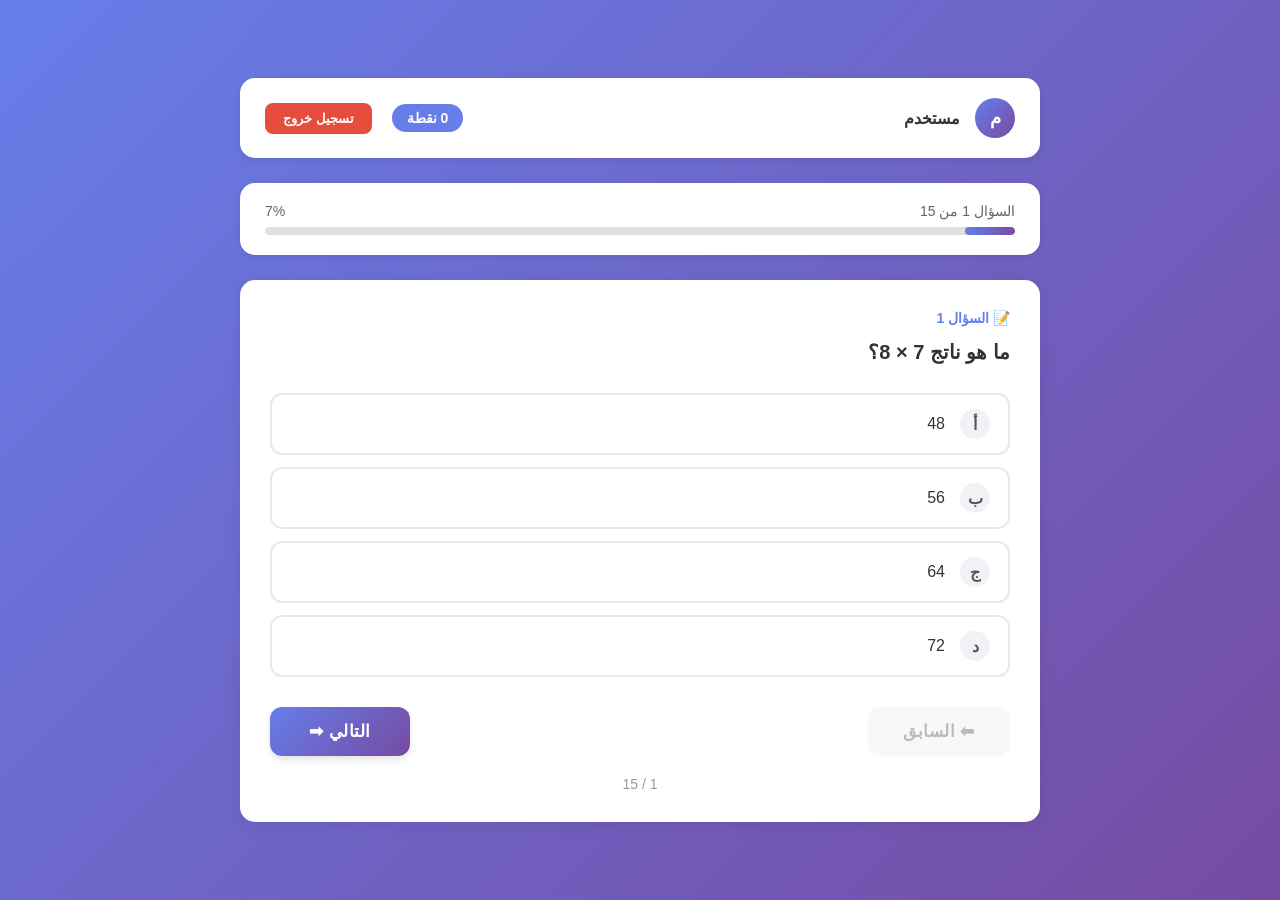
<file: test.html>
<!DOCTYPE html>
<html lang="ar" dir="rtl">
<head>
    <meta charset="UTF-8" />
    <meta name="viewport" content="width=device-width, initial-scale=1.0" />
    <title>اختبار الذكاء</title>
    <!-- ربط ملف CSS الخارجي (اختياري، لكن يمكنك دمجه مع الستايل الداخلي) -->
    <style>
        /* ===== RESET & GLOBAL ===== */
        * {
            margin: 0;
            padding: 0;
            box-sizing: border-box;
            font-family: 'Tahoma', 'Segoe UI', Arial, sans-serif;
        }

        body {
            background: linear-gradient(135deg, #667eea 0%, #764ba2 100%);
            min-height: 100vh;
            display: flex;
            align-items: center;
            justify-content: center;
            padding: 20px;
        }

        .test-container {
            max-width: 800px;
            margin: 0 auto;
            width: 100%;
        }

        /* ===== HEADER ===== */
        .header {
            background: white;
            border-radius: 15px;
            padding: 20px 25px;
            margin-bottom: 25px;
            box-shadow: 0 2px 10px rgba(0, 0, 0, 0.08);
            display: flex;
            justify-content: space-between;
            align-items: center;
            flex-wrap: wrap;
        }

        .header .user-info {
            display: flex;
            align-items: center;
            gap: 15px;
        }

        .header .user-info .avatar {
            width: 40px;
            height: 40px;
            background: linear-gradient(135deg, #667eea 0%, #764ba2 100%);
            border-radius: 50%;
            display: flex;
            align-items: center;
            justify-content: center;
            color: white;
            font-weight: bold;
            font-size: 18px;
        }

        .header .user-info .username {
            font-weight: 600;
            color: #333;
        }

        .header .progress-info {
            display: flex;
            align-items: center;
            gap: 20px;
        }

        .header .progress-info .score-badge {
            background: #667eea;
            color: white;
            padding: 6px 15px;
            border-radius: 20px;
            font-size: 14px;
            font-weight: 600;
        }

        .btn-logout {
            padding: 8px 18px;
            background: #e74c3c;
            color: white;
            border: none;
            border-radius: 8px;
            cursor: pointer;
            font-weight: 600;
            transition: background 0.3s;
        }

        .btn-logout:hover {
            background: #c0392b;
        }

        /* ===== PROGRESS BAR ===== */
        .progress-bar-wrapper {
            background: white;
            border-radius: 15px;
            padding: 20px 25px;
            margin-bottom: 25px;
            box-shadow: 0 2px 10px rgba(0, 0, 0, 0.08);
        }

        .progress-bar-wrapper .progress-text {
            display: flex;
            justify-content: space-between;
            margin-bottom: 8px;
            font-size: 14px;
            color: #666;
        }

        .progress-bar {
            width: 100%;
            height: 8px;
            background: #e0e0e0;
            border-radius: 10px;
            overflow: hidden;
        }

        .progress-bar .progress-fill {
            height: 100%;
            background: linear-gradient(90deg, #667eea, #764ba2);
            border-radius: 10px;
            transition: width 0.5s ease;
            width: 0%;
        }

        /* ===== QUESTION CARD ===== */
        .question-card {
            background: white;
            border-radius: 15px;
            padding: 30px;
            box-shadow: 0 2px 15px rgba(0, 0, 0, 0.08);
            animation: fadeIn 0.4s ease;
        }

        @keyframes fadeIn {
            from {
                opacity: 0;
                transform: translateY(20px);
            }
            to {
                opacity: 1;
                transform: translateY(0);
            }
        }

        .question-card .question-number {
            color: #667eea;
            font-weight: 600;
            font-size: 14px;
            margin-bottom: 10px;
        }

        .question-card .question-text {
            font-size: 20px;
            font-weight: 600;
            color: #333;
            margin-bottom: 25px;
            line-height: 1.6;
        }

        /* ===== OPTIONS ===== */
        .options {
            display: grid;
            gap: 12px;
        }

        .option {
            display: flex;
            align-items: center;
            padding: 14px 18px;
            border: 2px solid #e8e8e8;
            border-radius: 12px;
            cursor: pointer;
            transition: all 0.25s ease;
        }

        .option:hover {
            border-color: #667eea;
            background: #f8f9ff;
            transform: translateX(5px);
        }

        .option.selected {
            border-color: #667eea;
            background: #eef0ff;
            box-shadow: 0 0 0 3px rgba(102, 126, 234, 0.2);
        }

        .option input[type="radio"] {
            display: none;
        }

        .option .option-label {
            width: 30px;
            height: 30px;
            background: #f0f2f5;
            border-radius: 50%;
            display: flex;
            align-items: center;
            justify-content: center;
            font-weight: 700;
            color: #555;
            margin-left: 15px;
            flex-shrink: 0;
            transition: all 0.3s ease;
        }

        .option.selected .option-label {
            background: #667eea;
            color: white;
        }

        .option .option-text {
            font-size: 16px;
            color: #333;
        }

        /* ===== CONTROLS ===== */
        .controls {
            display: flex;
            justify-content: space-between;
            align-items: center;
            margin-top: 30px;
            gap: 15px;
            flex-wrap: wrap;
        }

        .controls button {
            padding: 14px 35px;
            border: none;
            border-radius: 12px;
            font-weight: 700;
            font-size: 17px;
            cursor: pointer;
            transition: all 0.3s ease;
            min-width: 140px;
            letter-spacing: 0.5px;
            box-shadow: 0 4px 6px rgba(0, 0, 0, 0.1);
        }

        .btn-prev {
            background: #f0f0f0;
            color: #555;
            border: 2px solid #e0e0e0;
        }

        .btn-prev:hover:not(:disabled) {
            background: #e0e0e0;
            transform: translateY(-2px);
            box-shadow: 0 6px 12px rgba(0, 0, 0, 0.15);
        }

        .btn-prev:disabled {
            opacity: 0.4;
            cursor: not-allowed;
            transform: none;
            box-shadow: none;
        }

        .btn-next {
            background: linear-gradient(135deg, #667eea 0%, #764ba2 100%);
            color: white;
        }

        .btn-next:hover {
            transform: translateY(-2px);
            box-shadow: 0 8px 20px rgba(102, 126, 234, 0.4);
        }

        .btn-next:active {
            transform: scale(0.98);
        }

        .btn-submit {
            background: linear-gradient(135deg, #27ae60 0%, #2ecc71 100%);
            color: white;
            animation: pulseGreen 2s infinite;
        }

        .btn-submit:hover {
            transform: translateY(-2px) scale(1.02);
            box-shadow: 0 8px 25px rgba(46, 204, 113, 0.5);
        }

        .btn-submit.hidden {
            display: none;
        }

        @keyframes pulseGreen {
            0% {
                box-shadow: 0 0 0 0 rgba(46, 204, 113, 0.4);
            }
            70% {
                box-shadow: 0 0 0 10px rgba(46, 204, 113, 0);
            }
            100% {
                box-shadow: 0 0 0 0 rgba(46, 204, 113, 0);
            }
        }

        .question-counter {
            text-align: center;
            margin-top: 20px;
            color: #999;
            font-size: 14px;
        }

        /* ===== RESPONSIVE ===== */
        @media (max-width: 600px) {
            .header {
                flex-direction: column;
                gap: 10px;
                align-items: stretch;
                padding: 15px;
            }
            .header .progress-info {
                justify-content: space-between;
            }
            .question-card {
                padding: 20px;
            }
            .question-card .question-text {
                font-size: 17px;
            }
            .controls {
                flex-direction: column;
                align-items: stretch;
                gap: 12px;
            }
            .controls button {
                width: 100%;
                min-width: unset;
                padding: 16px 20px;
                font-size: 16px;
            }
            .option {
                padding: 12px 14px;
            }
            .option .option-label {
                width: 25px;
                height: 25px;
                font-size: 13px;
                margin-left: 12px;
            }
            .option .option-text {
                font-size: 14px;
            }
        }

        @media (max-width: 400px) {
            .question-card .question-text {
                font-size: 15px;
            }
            .option .option-text {
                font-size: 13px;
            }
        }
    </style>
</head>
<body>

    <div class="test-container">

        <!-- ===== HEADER ===== -->
        <div class="header">
            <div class="user-info">
                <div class="avatar" id="userAvatar">م</div>
                <span class="username" id="userName">مستخدم</span>
            </div>
            <div class="progress-info">
                <span class="score-badge" id="scoreDisplay">0 نقطة</span>
                <button class="btn-logout" onclick="logout()">تسجيل خروج</button>
            </div>
        </div>

        <!-- ===== PROGRESS BAR ===== -->
        <div class="progress-bar-wrapper">
            <div class="progress-text">
                <span id="progressLabel">السؤال 1 من 15</span>
                <span id="progressPercent">0%</span>
            </div>
            <div class="progress-bar">
                <div class="progress-fill" id="progressFill"></div>
            </div>
        </div>

        <!-- ===== QUESTION CARD ===== -->
        <div class="question-card" id="questionCard">
            <div class="question-number" id="questionNumber">السؤال 1</div>
            <div class="question-text" id="questionText">جارٍ تحميل الأسئلة...</div>

            <div class="options" id="optionsContainer">
                <!-- سيتم توليد الخيارات بواسطة JavaScript -->
            </div>

            <div class="controls">
                <button class="btn-prev" id="prevBtn" disabled>⬅ السابق</button>
                <button class="btn-next" id="nextBtn">التالي ➡</button>
                <button class="btn-submit hidden" id="submitBtn" onclick="submitTest()">✅ إنهاء الاختبار</button>
            </div>

            <div class="question-counter" id="questionCounter">1 / 15</div>
        </div>

    </div>

    <!-- ===== جافاسكريبت ===== -->
    <script>
        // =============================================
        // بيانات الأسئلة (ثابتة – Frontend فقط)
        // =============================================
        const questions = [{
            id: 1,
            question: 'ما هو ناتج 7 × 8؟',
            options: ['48', '56', '64', '72'],
            correct: 1
        }, {
            id: 2,
            question: 'أي من التالي ليس كوكباً في المجموعة الشمسية؟',
            options: ['المريخ', 'الزهرة', 'بلوتو', 'سيريس'],
            correct: 3
        }, {
            id: 3,
            question: 'ما هو عكس كلمة "سعيد"؟',
            options: ['فرح', 'حزين', 'مبتهج', 'مسرور'],
            correct: 1
        }, {
            id: 4,
            question: 'إذا كان عمر أحمد ضعف عمر علي، ومجموع أعمارهما 36، فكم عمر علي؟',
            options: ['10', '12', '14', '16'],
            correct: 1
        }, {
            id: 5,
            question: 'ما هي عاصمة مصر؟',
            options: ['الإسكندرية', 'القاهرة', 'الجيزة', 'الأقصر'],
            correct: 1
        }, {
            id: 6,
            question: 'أكمل المتسلسلة: 2، 4، 8، 16، ...؟',
            options: ['24', '30', '32', '40'],
            correct: 2
        }, {
            id: 7,
            question: 'ما هو العنصر الكيميائي الذي رمزه O؟',
            options: ['ذهب', 'فضة', 'أكسجين', 'هيدروجين'],
            correct: 2
        }, {
            id: 8,
            question: 'كم عدد أضلاع المكعب؟',
            options: ['6', '8', '10', '12'],
            correct: 3
        }, {
            id: 9,
            question: 'ما هي اللغة الأكثر انتشاراً في العالم؟',
            options: ['الإنجليزية', 'الصينية', 'الإسبانية', 'العربية'],
            correct: 0
        }, {
            id: 10,
            question: 'أي من التالي يستخدم لقياس الزوايا؟',
            options: ['المسطرة', 'المنقلة', 'الميزان', 'الساعة'],
            correct: 1
        }, {
            id: 11,
            question: 'ما هو أكبر محيط في العالم؟',
            options: ['المحيط الأطلسي', 'المحيط الهادئ', 'المحيط الهندي', 'المحيط المتجمد'],
            correct: 1
        }, {
            id: 12,
            question: '5 + 3 × 2 = ؟',
            options: ['11', '16', '13', '10'],
            correct: 0
        }, {
            id: 13,
            question: 'ما هو الجهاز الذي يستخدم لقياس ضغط الدم؟',
            options: ['مقياس الحرارة', 'السماعة الطبية', 'مقياس الضغط', 'الميزان'],
            correct: 2
        }, {
            id: 14,
            question: 'كم عدد القارات في العالم؟',
            options: ['5', '6', '7', '8'],
            correct: 2
        }, {
            id: 15,
            question: 'ما هي أطول سلسلة جبال في العالم؟',
            options: ['جبال الهيمالايا', 'جبال الأنديز', 'جبال الروكي', 'جبال الألب'],
            correct: 1
        }];

        // =============================================
        // المتغيرات العامة
        // =============================================
        let currentQuestion = 0;
        let userAnswers = {};
        const totalQuestions = questions.length;

        // =============================================
        // عرض السؤال
        // =============================================
        function renderQuestion(index) {
            const q = questions[index];
            const container = document.getElementById('optionsContainer');
            const questionText = document.getElementById('questionText');
            const questionNumber = document.getElementById('questionNumber');
            const questionCounter = document.getElementById('questionCounter');
            const prevBtn = document.getElementById('prevBtn');
            const nextBtn = document.getElementById('nextBtn');
            const submitBtn = document.getElementById('submitBtn');

            // نصوص
            questionNumber.textContent = `📝 السؤال ${index + 1}`;
            questionText.textContent = q.question;
            questionCounter.textContent = `${index + 1} / ${totalQuestions}`;

            // شريط التقدم
            const progress = ((index + 1) / totalQuestions) * 100;
            document.getElementById('progressFill').style.width = progress + '%';
            document.getElementById('progressLabel').textContent = `السؤال ${index + 1} من ${totalQuestions}`;
            document.getElementById('progressPercent').textContent = Math.round(progress) + '%';

            // الخيارات
            const labels = ['أ', 'ب', 'ج', 'د'];
            let html = '';
            q.options.forEach((opt, i) => {
                const selected = (userAnswers[q.id] === i) ? 'selected' : '';
                const checked = (userAnswers[q.id] === i) ? 'checked' : '';
                html += `
                    <div class="option ${selected}" data-option="${i}" onclick="selectOption(${q.id}, ${i})">
                        <input type="radio" name="question_${q.id}" value="${i}" ${checked}>
                        <span class="option-label">${labels[i]}</span>
                        <span class="option-text">${opt}</span>
                    </div>
                `;
            });
            container.innerHTML = html;

            // أزرار
            prevBtn.disabled = (index === 0);
            if (index === totalQuestions - 1) {
                nextBtn.style.display = 'none';
                submitBtn.classList.remove('hidden');
            } else {
                nextBtn.style.display = 'block';
                submitBtn.classList.add('hidden');
            }

            // تحديث النقاط
            updateScore();
        }

        // =============================================
        // اختيار إجابة
        // =============================================
        function selectOption(questionId, optionIndex) {
            userAnswers[questionId] = optionIndex;

            // تحديث واجهة الخيارات
            const options = document.querySelectorAll('.option');
            options.forEach(opt => {
                opt.classList.remove('selected');
                const radio = opt.querySelector('input[type="radio"]');
                if (radio && parseInt(radio.value) === optionIndex) {
                    opt.classList.add('selected');
                    radio.checked = true;
                }
            });

            updateScore();
        }

        // =============================================
        // تحديث النقاط
        // =============================================
        function updateScore() {
            let score = 0;
            for (const [qId, answer] of Object.entries(userAnswers)) {
                const q = questions.find(item => item.id == qId);
                if (q && q.correct === answer) score++;
            }
            document.getElementById('scoreDisplay').textContent = `${score} نقطة`;
        }

        // =============================================
        // التنقل بين الأسئلة
        // =============================================
        function nextQuestion() {
            if (currentQuestion < totalQuestions - 1) {
                currentQuestion++;
                renderQuestion(currentQuestion);
            }
        }

        function prevQuestion() {
            if (currentQuestion > 0) {
                currentQuestion--;
                renderQuestion(currentQuestion);
            }
        }

        // =============================================
        // إنهاء الاختبار وعرض النتيجة
        // =============================================
        function submitTest() {
            const answered = Object.keys(userAnswers).length;
            if (answered < totalQuestions) {
                if (!confirm(`⚠️ لقد أجبت على ${answered} من ${totalQuestions} أسئلة.\nهل تريد إنهاء الاختبار؟`)) {
                    return;
                }
            }

            let score = 0;
            for (const [qId, answer] of Object.entries(userAnswers)) {
                const q = questions.find(item => item.id == qId);
                if (q && q.correct === answer) score++;
            }

            // توجيه إلى صفحة النتائج مع الدرجة
            window.location.href = `results.html?score=${score}&total=${totalQuestions}`;
        }

        // =============================================
        // تسجيل الخروج (محاكاة)
        // =============================================
       

        // =============================================
        // تشغيل أول سؤال عند تحميل الصفحة
        // =============================================
        document.addEventListener('DOMContentLoaded', function() {
            renderQuestion(0);
            // ربط الأزرار
            document.getElementById('nextBtn').addEventListener('click', nextQuestion);
            document.getElementById('prevBtn').addEventListener('click', prevQuestion);
            // زر submit مربوط بـ onclick مباشرة في HTML
        });
    </script>
   
</body>
</html>
</file>
<file: style.css>
/* ============================================
   style.css - التصميم الموحد للموقع
   ============================================ */

* {
    margin: 0;
    padding: 0;
    box-sizing: border-box;
    font-family: 'Tahoma', 'Segoe UI', Arial, sans-serif;
}

body {
    background: linear-gradient(135deg, #667eea 0%, #764ba2 100%);
    min-height: 100vh;
    display: flex;
    align-items: center;
    justify-content: center;
    padding: 20px;
}

/* ===== صفحات تسجيل الدخول والتسجيل ===== */
.auth-container {
    background: white;
    border-radius: 20px;
    padding: 50px 40px;
    width: 100%;
    max-width: 420px;
    box-shadow: 0 20px 60px rgba(0, 0, 0, 0.3);
    animation: fadeInUp 0.6s ease;
}

.auth-container.register {
    max-width: 460px;
    padding: 40px 35px;
}

@keyframes fadeInUp {
    from {
        opacity: 0;
        transform: translateY(30px);
    }
    to {
        opacity: 1;
        transform: translateY(0);
    }
}

.logo {
    text-align: center;
    margin-bottom: 30px;
}

.logo .brain-icon {
    font-size: 55px;
    display: block;
    margin-bottom: 10px;
}

.logo h1 {
    font-size: 28px;
    color: #333;
    margin-bottom: 5px;
}

.logo p {
    color: #888;
    font-size: 14px;
}

.form-group {
    margin-bottom: 20px;
}

.form-group label {
    display: block;
    font-weight: 600;
    color: #555;
    margin-bottom: 6px;
    font-size: 14px;
}

.form-group input {
    width: 100%;
    padding: 12px 15px;
    border: 2px solid #e0e0e0;
    border-radius: 10px;
    font-size: 16px;
    transition: all 0.3s ease;
}

.form-group input:focus {
    border-color: #667eea;
    outline: none;
    box-shadow: 0 0 0 3px rgba(102, 126, 234, 0.2);
}

.form-group input.error {
    border-color: #e74c3c;
}

.error-message {
    color: #e74c3c;
    font-size: 12px;
    margin-top: 5px;
    display: none;
}

.password-hint {
    font-size: 12px;
    color: #999;
    margin-top: 4px;
}

.btn-primary {
    width: 100%;
    padding: 14px;
    background: linear-gradient(135deg, #667eea 0%, #764ba2 100%);
    color: white;
    border: none;
    border-radius: 10px;
    font-size: 18px;
    font-weight: 600;
    cursor: pointer;
    transition: all 0.3s ease;
}

.btn-primary:hover {
    transform: scale(1.02);
    box-shadow: 0 8px 25px rgba(102, 126, 234, 0.4);
}

.auth-link {
    text-align: center;
    margin-top: 20px;
    color: #888;
    font-size: 14px;
}

.auth-link a {
    color: #667eea;
    text-decoration: none;
    font-weight: 600;
}

.alert {
    padding: 12px 15px;
    border-radius: 10px;
    margin-bottom: 20px;
    display: none;
}

.alert-danger {
    background: #fde8e8;
    color: #c0392b;
    border: 1px solid #f5c6cb;
}

.alert-success {
    background: #e8f5e9;
    color: #27ae60;
    border: 1px solid #c3e6cb;
}

/* ===== Dashboard ===== */
.dashboard-container {
    max-width: 1200px;
    margin: 0 auto;
    width: 100%;
    background: #f0f2f5;
    min-height: 100vh;
    border-radius: 20px;
    overflow: hidden;
    box-shadow: 0 20px 60px rgba(0, 0, 0, 0.2);
}

.dashboard-header {
    background: linear-gradient(135deg, #667eea 0%, #764ba2 100%);
    padding: 15px 30px;
    position: sticky;
    top: 0;
    z-index: 1000;
    box-shadow: 0 4px 15px rgba(0, 0, 0, 0.1);
}

.header-content {
    display: flex;
    justify-content: space-between;
    align-items: center;
    flex-wrap: wrap;
    gap: 15px;
}

.logo-section {
    display: flex;
    align-items: center;
    gap: 10px;
    color: white;
}

.logo-section .brain-icon {
    font-size: 35px;
    animation: brainFloat 3s ease-in-out infinite;
}

.logo-section h1 {
    font-size: 24px;
    font-weight: 700;
}

.main-nav {
    display: flex;
    align-items: center;
    gap: 5px;
    flex-wrap: wrap;
}

.main-nav a {
    color: rgba(255, 255, 255, 0.8);
    text-decoration: none;
    padding: 8px 15px;
    border-radius: 8px;
    transition: all 0.3s ease;
    font-size: 14px;
    font-weight: 500;
}

.main-nav a:hover {
    background: rgba(255, 255, 255, 0.2);
    color: white;
    transform: translateY(-2px);
}

.main-nav a.active {
    background: rgba(255, 255, 255, 0.25);
    color: white;
}

.nav-test-btn {
    background: linear-gradient(135deg, #f093fb 0%, #f5576c 100%);
    color: white !important;
    font-weight: 700 !important;
    padding: 8px 20px !important;
    border-radius: 25px !important;
}

.nav-test-btn:hover {
    transform: scale(1.05) !important;
    box-shadow: 0 4px 15px rgba(245, 87, 108, 0.4);
}

.nav-logout-btn {
    background: rgba(255, 255, 255, 0.15);
    border: 1px solid rgba(255, 255, 255, 0.3);
}

.nav-logout-btn:hover {
    background: #e74c3c !important;
    border-color: #e74c3c;
}

.mobile-menu-btn {
    display: none;
    color: white;
    font-size: 30px;
    cursor: pointer;
}

.dashboard-main {
    padding: 40px;
    background: #f0f2f5;
}

/* ===== Welcome Section ===== */
.welcome-section {
    display: flex;
    align-items: center;
    gap: 50px;
    background: white;
    border-radius: 20px;
    padding: 50px;
    margin-bottom: 40px;
    box-shadow: 0 4px 20px rgba(0, 0, 0, 0.08);
}

.welcome-text h2 {
    font-size: 32px;
    color: #333;
    margin-bottom: 10px;
}

.welcome-text #welcomeUser {
    font-size: 20px;
    color: #667eea;
    font-weight: 600;
    margin-bottom: 15px;
}

.welcome-desc {
    color: #666;
    line-height: 1.8;
    margin-bottom: 25px;
    font-size: 16px;
}

.welcome-stats {
    display: flex;
    gap: 30px;
    margin-bottom: 25px;
}

.stat-box {
    text-align: center;
    background: #f8f9ff;
    padding: 15px 25px;
    border-radius: 12px;
    min-width: 80px;
}

.stat-number {
    display: block;
    font-size: 28px;
    font-weight: 700;
    color: #667eea;
}

.stat-label {
    font-size: 13px;
    color: #888;
}

.btn-start-test {
    display: inline-block;
    padding: 14px 40px;
    background: linear-gradient(135deg, #667eea 0%, #764ba2 100%);
    color: white;
    text-decoration: none;
    border-radius: 50px;
    font-weight: 700;
    font-size: 18px;
    transition: all 0.3s ease;
    box-shadow: 0 4px 15px rgba(102, 126, 234, 0.3);
}

.btn-start-test:hover {
    transform: translateY(-3px) scale(1.02);
    box-shadow: 0 8px 30px rgba(102, 126, 234, 0.4);
}

/* ===== Brain Animation ===== */
.brain-animation {
    flex-shrink: 0;
    width: 200px;
    height: 200px;
}

.brain-container {
    width: 100%;
    height: 100%;
    display: flex;
    align-items: center;
    justify-content: center;
}

.brain-3d {
    width: 150px;
    height: 150px;
    background: linear-gradient(135deg, #667eea 0%, #764ba2 100%);
    border-radius: 50%;
    position: relative;
    animation: brainPulse 2s ease-in-out infinite;
    box-shadow: 0 0 40px rgba(102, 126, 234, 0.3);
}

.brain-3d::before {
    content: '🧠';
    font-size: 80px;
    position: absolute;
    top: 50%;
    left: 50%;
    transform: translate(-50%, -50%);
}

.brain-3d::after {
    content: '';
    position: absolute;
    top: -10px;
    left: -10px;
    right: -10px;
    bottom: -10px;
    border-radius: 50%;
    border: 3px solid rgba(102, 126, 234, 0.2);
    animation: brainRing 3s ease-in-out infinite;
}

@keyframes brainPulse {
    0%, 100% { transform: scale(1); }
    50% { transform: scale(1.05); }
}

@keyframes brainRing {
    0%, 100% { transform: scale(1); opacity: 1; }
    50% { transform: scale(1.3); opacity: 0; }
}

@keyframes brainFloat {
    0%, 100% { transform: translateY(0); }
    50% { transform: translateY(-10px); }
}

.brain-animation-small {
    width: 80px;
    height: 80px;
    margin: 0 auto 20px;
    background: linear-gradient(135deg, #667eea 0%, #764ba2 100%);
    border-radius: 50%;
    display: flex;
    align-items: center;
    justify-content: center;
    font-size: 40px;
    animation: brainPulse 2s ease-in-out infinite;
    box-shadow: 0 0 30px rgba(102, 126, 234, 0.3);
}

.brain-animation-small::before {
    content: '🧠';
}

/* ===== Features ===== */
.features-section {
    background: white;
    border-radius: 20px;
    padding: 50px;
    margin-bottom: 40px;
    box-shadow: 0 4px 20px rgba(0, 0, 0, 0.08);
}

.features-section h2 {
    text-align: center;
    font-size: 28px;
    color: #333;
    margin-bottom: 30px;
}

.features-grid {
    display: grid;
    grid-template-columns: repeat(auto-fit, minmax(220px, 1fr));
    gap: 25px;
}

.feature-card {
    background: #f8f9ff;
    padding: 30px 20px;
    border-radius: 15px;
    text-align: center;
    transition: all 0.3s ease;
    border: 2px solid transparent;
}

.feature-card:hover {
    transform: translateY(-5px);
    border-color: #667eea;
    box-shadow: 0 8px 25px rgba(102, 126, 234, 0.15);
}

.feature-icon {
    font-size: 45px;
    display: block;
    margin-bottom: 15px;
}

.feature-card h3 {
    font-size: 18px;
    color: #333;
    margin-bottom: 10px;
}

.feature-card p {
    color: #666;
    font-size: 14px;
    line-height: 1.6;
}

/* ===== Testimonials ===== */
.testimonials-section {
    background: white;
    border-radius: 20px;
    padding: 50px;
    box-shadow: 0 4px 20px rgba(0, 0, 0, 0.08);
}

.testimonials-section h2 {
    text-align: center;
    font-size: 28px;
    color: #333;
    margin-bottom: 30px;
}

.testimonials-grid {
    display: grid;
    grid-template-columns: repeat(auto-fit, minmax(250px, 1fr));
    gap: 25px;
}

.testimonial-card {
    background: #f8f9ff;
    padding: 25px;
    border-radius: 15px;
    border-right: 4px solid #667eea;
}

.testimonial-card p {
    color: #555;
    font-size: 15px;
    line-height: 1.8;
    margin-bottom: 15px;
    font-style: italic;
}

.testimonial-author {
    display: flex;
    justify-content: space-between;
    align-items: center;
}

.author-name {
    font-weight: 600;
    color: #333;
}

.author-rating {
    color: #f1c40f;
}

/* ===== Footer ===== */
.dashboard-footer {
    background: #2d3436;
    padding: 20px 40px;
    text-align: center;
    color: rgba(255, 255, 255, 0.6);
}

.dashboard-footer p {
    font-size: 14px;
}

.footer-links {
    display: flex;
    justify-content: center;
    gap: 20px;
    margin-top: 10px;
}

.footer-links a {
    color: rgba(255, 255, 255, 0.6);
    text-decoration: none;
    font-size: 13px;
    transition: color 0.3s ease;
}

.footer-links a:hover {
    color: white;
}

/* ===== Content Page ===== */
.page-container {
    max-width: 1200px;
    margin: 0 auto;
    width: 100%;
    background: #f0f2f5;
    min-height: 100vh;
    border-radius: 20px;
    overflow: hidden;
    box-shadow: 0 20px 60px rgba(0, 0, 0, 0.2);
}

.page-header {
    background: linear-gradient(135deg, #667eea 0%, #764ba2 100%);
    padding: 15px 30px;
    position: sticky;
    top: 0;
    z-index: 1000;
    box-shadow: 0 4px 15px rgba(0, 0, 0, 0.1);
}

.page-main {
    padding: 40px;
    background: #f0f2f5;
}

.page-footer {
    background: #2d3436;
    padding: 20px 40px;
    text-align: center;
    color: rgba(255, 255, 255, 0.6);
}

.page-footer p {
    font-size: 14px;
}

.content-header {
    text-align: center;
    margin-bottom: 40px;
}

.content-header h2 {
    font-size: 32px;
    color: #333;
    margin-bottom: 10px;
}

.content-header p {
    color: #666;
    font-size: 16px;
}

.content-grid {
    display: grid;
    grid-template-columns: repeat(auto-fit, minmax(280px, 1fr));
    gap: 25px;
    margin-bottom: 40px;
}

.content-card {
    background: white;
    padding: 30px;
    border-radius: 15px;
    box-shadow: 0 4px 15px rgba(0, 0, 0, 0.08);
    transition: all 0.3s ease;
}

.content-card:hover {
    transform: translateY(-5px);
    box-shadow: 0 8px 30px rgba(0, 0, 0, 0.12);
}

.content-card-icon {
    font-size: 40px;
    display: block;
    margin-bottom: 15px;
}

.content-card h3 {
    font-size: 20px;
    color: #333;
    margin-bottom: 10px;
}

.content-card p {
    color: #666;
    font-size: 14px;
    line-height: 1.6;
    margin-bottom: 15px;
}

.content-card ul {
    list-style: none;
    padding: 0;
}

.content-card ul li {
    padding: 5px 0;
    color: #555;
    font-size: 14px;
}

.content-info-box {
    background: linear-gradient(135deg, #667eea 0%, #764ba2 100%);
    padding: 40px;
    border-radius: 15px;
    color: white;
    text-align: center;
}

.content-info-box h3 {
    font-size: 24px;
    margin-bottom: 20px;
}

.content-info-box ul {
    list-style: none;
    padding: 0;
    margin-bottom: 25px;
}

.content-info-box ul li {
    padding: 8px 0;
    font-size: 16px;
}

.content-info-box .btn-start-test {
    background: white;
    color: #667eea;
}

.content-info-box .btn-start-test:hover {
    background: #f0f0f0;
}

/* ===== About Page ===== */
.about-section {
    display: flex;
    gap: 50px;
    background: white;
    border-radius: 20px;
    padding: 50px;
    box-shadow: 0 4px 20px rgba(0, 0, 0, 0.08);
}

.about-content h2 {
    font-size: 32px;
    color: #333;
    margin-bottom: 15px;
}

.about-content > p {
    color: #666;
    line-height: 1.8;
    font-size: 16px;
    margin-bottom: 30px;
}

.about-values {
    display: grid;
    gap: 15px;
    margin-bottom: 30px;
}

.value-item {
    display: flex;
    align-items: flex-start;
    gap: 15px;
    padding: 15px;
    background: #f8f9ff;
    border-radius: 12px;
}

.value-icon {
    font-size: 30px;
}

.value-item h4 {
    color: #333;
    margin-bottom: 5px;
}

.value-item p {
    color: #666;
    font-size: 14px;
}

.team-section h3 {
    font-size: 22px;
    color: #333;
    margin-bottom: 20px;
}

.team-grid {
    display: grid;
    grid-template-columns: repeat(auto-fit, minmax(150px, 1fr));
    gap: 20px;
}

.team-member {
    text-align: center;
    padding: 20px;
    background: #f8f9ff;
    border-radius: 12px;
    transition: all 0.3s ease;
}

.team-member:hover {
    transform: translateY(-5px);
    box-shadow: 0 8px 25px rgba(0, 0, 0, 0.1);
}

.member-avatar {
    width: 60px;
    height: 60px;
    background: linear-gradient(135deg, #667eea 0%, #764ba2 100%);
    border-radius: 50%;
    display: flex;
    align-items: center;
    justify-content: center;
    color: white;
    font-size: 24px;
    font-weight: 700;
    margin: 0 auto 10px;
}

.team-member h4 {
    color: #333;
    font-size: 16px;
}

.team-member p {
    color: #888;
    font-size: 13px;
}

/* ===== Contact Page ===== */
.contact-section {
    display: grid;
    grid-template-columns: 1fr 1fr;
    gap: 40px;
    background: white;
    border-radius: 20px;
    padding: 50px;
    box-shadow: 0 4px 20px rgba(0, 0, 0, 0.08);
}

.contact-info h2 {
    font-size: 32px;
    color: #333;
    margin-bottom: 15px;
}

.contact-info > p {
    color: #666;
    margin-bottom: 25px;
}

.contact-methods {
    display: grid;
    gap: 15px;
    margin-bottom: 25px;
}

.contact-method {
    display: flex;
    align-items: center;
    gap: 15px;
    padding: 12px 15px;
    background: #f8f9ff;
    border-radius: 10px;
}

.contact-icon {
    font-size: 28px;
}

.contact-method h4 {
    color: #333;
    font-size: 15px;
}

.contact-method p {
    color: #666;
    font-size: 14px;
}

.social-links {
    display: flex;
    gap: 10px;
    flex-wrap: wrap;
}

.social-link {
    padding: 8px 20px;
    background: #f0f2f5;
    color: #555;
    text-decoration: none;
    border-radius: 25px;
    transition: all 0.3s ease;
    font-size: 14px;
}

.social-link:hover {
    background: #667eea;
    color: white;
    transform: translateY(-2px);
}

.contact-form h3 {
    font-size: 22px;
    color: #333;
    margin-bottom: 20px;
}

.contact-form .form-group {
    margin-bottom: 15px;
}

.contact-form label {
    display: block;
    font-weight: 600;
    color: #555;
    margin-bottom: 5px;
    font-size: 14px;
}

.contact-form input,
.contact-form textarea {
    width: 100%;
    padding: 12px 15px;
    border: 2px solid #e0e0e0;
    border-radius: 10px;
    font-size: 15px;
    transition: all 0.3s ease;
}

.contact-form input:focus,
.contact-form textarea:focus {
    border-color: #667eea;
    outline: none;
    box-shadow: 0 0 0 3px rgba(102, 126, 234, 0.2);
}

.btn-send {
    width: 100%;
    padding: 14px;
    background: linear-gradient(135deg, #667eea 0%, #764ba2 100%);
    color: white;
    border: none;
    border-radius: 10px;
    font-size: 18px;
    font-weight: 600;
    cursor: pointer;
    transition: all 0.3s ease;
}

.btn-send:hover {
    transform: scale(1.02);
    box-shadow: 0 8px 25px rgba(102, 126, 234, 0.4);
}

.form-message {
    margin-top: 15px;
    padding: 15px;
    border-radius: 10px;
    display: none;
}

.form-message.success {
    display: block;
    background: #e8f5e9;
    color: #27ae60;
    border: 1px solid #c3e6cb;
}

/* ===== Test Page ===== */
.test-container {
    max-width: 800px;
    margin: 0 auto;
    width: 100%;
}

.header {
    background: white;
    border-radius: 15px;
    padding: 20px 25px;
    margin-bottom: 25px;
    box-shadow: 0 2px 10px rgba(0, 0, 0, 0.08);
    display: flex;
    justify-content: space-between;
    align-items: center;
    flex-wrap: wrap;
}

.header .user-info {
    display: flex;
    align-items: center;
    gap: 15px;
}

.header .user-info .avatar {
    width: 40px;
    height: 40px;
    background: linear-gradient(135deg, #667eea 0%, #764ba2 100%);
    border-radius: 50%;
    display: flex;
    align-items: center;
    justify-content: center;
    color: white;
    font-weight: bold;
    font-size: 18px;
}

.header .user-info .username {
    font-weight: 600;
    color: #333;
}

.header .progress-info {
    display: flex;
    align-items: center;
    gap: 20px;
}

.header .progress-info .score-badge {
    background: #667eea;
    color: white;
    padding: 6px 15px;
    border-radius: 20px;
    font-size: 14px;
    font-weight: 600;
}

.btn-logout {
    padding: 8px 18px;
    background: #e74c3c;
    color: white;
    border: none;
    border-radius: 8px;
    cursor: pointer;
    font-weight: 600;
    transition: all 0.3s ease;
}

.btn-logout:hover {
    background: #c0392b;
    transform: scale(1.05);
}

.progress-bar-wrapper {
    background: white;
    border-radius: 15px;
    padding: 20px 25px;
    margin-bottom: 25px;
    box-shadow: 0 2px 10px rgba(0, 0, 0, 0.08);
}

.progress-bar-wrapper .progress-text {
    display: flex;
    justify-content: space-between;
    margin-bottom: 8px;
    font-size: 14px;
    color: #666;
}

.progress-bar {
    width: 100%;
    height: 8px;
    background: #e0e0e0;
    border-radius: 10px;
    overflow: hidden;
}

.progress-bar .progress-fill {
    height: 100%;
    background: linear-gradient(90deg, #667eea, #764ba2);
    border-radius: 10px;
    transition: width 0.5s ease;
    width: 0%;
}

.question-card {
    background: white;
    border-radius: 15px;
    padding: 30px;
    box-shadow: 0 2px 15px rgba(0, 0, 0, 0.08);
    animation: fadeIn 0.4s ease;
}

@keyframes fadeIn {
    from {
        opacity: 0;
        transform: translateY(20px);
    }
    to {
        opacity: 1;
        transform: translateY(0);
    }
}

.question-card .question-number {
    color: #667eea;
    font-weight: 600;
    font-size: 14px;
    margin-bottom: 10px;
}

.question-card .question-text {
    font-size: 20px;
    font-weight: 600;
    color: #333;
    margin-bottom: 25px;
    line-height: 1.6;
}

.options {
    display: grid;
    grid-template-columns: 1fr 1fr;
    gap: 12px;
}

.option {
    display: flex;
    align-items: center;
    padding: 14px 18px;
    border: 2px solid #e8e8e8;
    border-radius: 12px;
    cursor: pointer;
    transition: all 0.25s ease;
}

.option:hover {
    border-color: #667eea;
    background: #f8f9ff;
    transform: translateX(5px);
}

.option.selected {
    border-color: #667eea;
    background: #eef0ff;
    box-shadow: 0 0 0 3px rgba(102, 126, 234, 0.2);
}

.option input[type="radio"] {
    display: none;
}

.option .option-label {
    width: 30px;
    height: 30px;
    background: #f0f2f5;
    border-radius: 50%;
    display: flex;
    align-items: center;
    justify-content: center;
    font-weight: 700;
    color: #555;
    margin-left: 15px;
    flex-shrink: 0;
    transition: all 0.3s ease;
}

.option.selected .option-label {
    background: #667eea;
    color: white;
}

.option .option-text {
    font-size: 16px;
    color: #333;
}

.controls {
    display: flex;
    justify-content: space-between;
    align-items: center;
    margin-top: 30px;
    gap: 15px;
    flex-wrap: wrap;
}

.controls button {
    padding: 14px 35px;
    border: none;
    border-radius: 12px;
    font-weight: 700;
    font-size: 17px;
    cursor: pointer;
    transition: all 0.3s ease;
    min-width: 140px;
    letter-spacing: 0.5px;
    box-shadow: 0 4px 6px rgba(0, 0, 0, 0.1);
}

.btn-prev {
    background: #f0f0f0;
    color: #555;
    order: 1;
    border: 2px solid #e0e0e0;
}

.btn-prev:hover:not(:disabled) {
    background: #e0e0e0;
    transform: translateY(-2px);
    box-shadow: 0 6px 12px rgba(0, 0, 0, 0.15);
}

.btn-prev:disabled {
    opacity: 0.4;
    cursor: not-allowed;
    transform: none;
    box-shadow: none;
}

.btn-next {
    background: linear-gradient(135deg, #667eea 0%, #764ba2 100%);
    color: white;
    order: 2;
}

.btn-next:hover {
    transform: translateY(-2px);
    box-shadow: 0 8px 20px rgba(102, 126, 234, 0.4);
}

.btn-submit {
    background: linear-gradient(135deg, #27ae60 0%, #2ecc71 100%);
    color: white;
    order: 2;
    animation: pulseGreen 2s infinite;
}

.btn-submit:hover {
    transform: translateY(-2px) scale(1.02);
    box-shadow: 0 8px 25px rgba(46, 204, 113, 0.5);
}

.btn-submit.hidden {
    display: none;
}

@keyframes pulseGreen {
    0% { box-shadow: 0 0 0 0 rgba(46, 204, 113, 0.4); }
    70% { box-shadow: 0 0 0 10px rgba(46, 204, 113, 0); }
    100% { box-shadow: 0 0 0 0 rgba(46, 204, 113, 0); }
}

.question-counter {
    text-align: center;
    margin-top: 20px;
    color: #999;
    font-size: 14px;
}

/* ===== Results Page ===== */
.results-container {
    max-width: 700px;
    margin: 0 auto;
    width: 100%;
}

.results-card {
    background: white;
    border-radius: 20px;
    padding: 50px 40px;
    text-align: center;
    box-shadow: 0 20px 60px rgba(0, 0, 0, 0.15);
    animation: fadeInUp 0.6s ease;
}

.results-card .result-icon {
    font-size: 80px;
    margin-bottom: 15px;
}

.iq-score-container {
    margin: 20px 0;
    text-align: center;
}

.iq-score-number {
    font-size: 72px;
    font-weight: 900;
    background: linear-gradient(135deg, #667eea 0%, #764ba2 100%);
    -webkit-background-clip: text;
    -webkit-text-fill-color: transparent;
    background-clip: text;
    animation: scorePulse 2s ease-in-out infinite;
}

@keyframes scorePulse {
    0%, 100% { transform: scale(1); }
    50% { transform: scale(1.05); }
}

.iq-score-label {
    font-size: 18px;
    color: #888;
    margin-top: 5px;
}

.iq-level-badge {
    display: inline-block;
    padding: 10px 30px;
    background: linear-gradient(135deg, #667eea 0%, #764ba2 100%);
    color: white;
    border-radius: 50px;
    font-size: 24px;
    font-weight: 700;
    margin: 10px 0;
    box-shadow: 0 4px 15px rgba(102, 126, 234, 0.3);
}

.iq-description {
    color: #666;
    font-size: 16px;
    margin-bottom: 25px;
    line-height: 1.8;
}

.iq-bar-container {
    margin: 25px 0;
    padding: 15px 0;
}

.iq-bar-labels {
    display: flex;
    justify-content: space-between;
    font-size: 12px;
    color: #999;
    margin-bottom: 5px;
}

.iq-bar {
    position: relative;
    width: 100%;
    height: 20px;
    background: #f0f0f0;
    border-radius: 10px;
    overflow: visible;
    box-shadow: inset 0 2px 4px rgba(0, 0, 0, 0.1);
}

.iq-bar-fill {
    height: 100%;
    border-radius: 10px;
    transition: width 1.5s ease;
    background: linear-gradient(90deg, #667eea, #764ba2);
    position: relative;
}

.iq-bar-marker {
    position: absolute;
    top: -25px;
    font-size: 20px;
    color: #e74c3c;
    transition: left 1.5s ease;
    animation: bounceMarker 2s ease-in-out infinite;
}

@keyframes bounceMarker {
    0%, 100% { transform: translateY(0); }
    50% { transform: translateY(-5px); }
}

.results-stats {
    display: grid;
    grid-template-columns: repeat(auto-fit, minmax(120px, 1fr));
    gap: 15px;
    margin: 30px 0;
    padding: 25px;
    background: #f8f9ff;
    border-radius: 15px;
}

.results-stats .stat-item {
    text-align: center;
}

.results-stats .stat-item .stat-value {
    font-size: 28px;
    font-weight: 700;
    color: #333;
}

.results-stats .stat-item .stat-label {
    font-size: 13px;
    color: #888;
    margin-top: 5px;
}

.results-actions {
    display: flex;
    justify-content: center;
    gap: 15px;
    flex-wrap: wrap;
    margin-top: 25px;
}

.results-actions button {
    padding: 12px 30px;
    border: none;
    border-radius: 10px;
    font-weight: 600;
    font-size: 16px;
    cursor: pointer;
    transition: all 0.3s ease;
}

.btn-retry {
    background: linear-gradient(135deg, #667eea 0%, #764ba2 100%);
    color: white;
}

.btn-retry:hover {
    transform: scale(1.05);
    box-shadow: 0 4px 15px rgba(102, 126, 234, 0.4);
}

.btn-dashboard {
    background: #2ecc71;
    color: white;
}

.btn-dashboard:hover {
    background: #27ae60;
    transform: scale(1.05);
}

/* ===== Responsive ===== */
@media (max-width: 992px) {
    .welcome-section {
        flex-direction: column;
        padding: 30px;
    }
    
    .brain-animation {
        width: 150px;
        height: 150px;
    }
    
    .brain-3d {
        width: 120px;
        height: 120px;
    }
    
    .contact-section {
        grid-template-columns: 1fr;
    }
    
    .about-section {
        flex-direction: column;
    }
}

@media (max-width: 768px) {
    .main-nav {
        display: none;
        flex-direction: column;
        width: 100%;
        background: rgba(255, 255, 255, 0.1);
        padding: 15px;
        border-radius: 10px;
    }
    
    .main-nav.mobile-open {
        display: flex;
    }
    
    .main-nav a {
        width: 100%;
        text-align: center;
        padding: 12px;
    }
    
    .mobile-menu-btn {
        display: block;
    }
    
    .dashboard-main, .page-main {
        padding: 20px;
    }
    
    .welcome-section {
        padding: 20px;
    }
    
    .welcome-text h2 {
        font-size: 24px;
    }
    
    .welcome-stats {
        flex-wrap: wrap;
        gap: 15px;
    }
    
    .stat-box {
        min-width: 70px;
        padding: 12px 18px;
    }
    
    .features-section, .testimonials-section, .about-section, .contact-section {
        padding: 25px;
    }
    
    .features-grid {
        grid-template-columns: 1fr 1fr;
    }
    
    .team-grid {
        grid-template-columns: 1fr 1fr;
    }
    
    .content-grid {
        grid-template-columns: 1fr;
    }
    
    .content-info-box {
        padding: 25px;
    }
    
    .options {
        grid-template-columns: 1fr;
    }
    
    .controls {
        flex-direction: column;
        align-items: stretch;
    }
    
    .controls button {
        width: 100%;
        min-width: unset;
    }
}

@media (max-width: 480px) {
    .features-grid {
        grid-template-columns: 1fr;
    }
    
    .team-grid {
        grid-template-columns: 1fr;
    }
    
    .testimonials-grid {
        grid-template-columns: 1fr;
    }
    
    .header-content {
        flex-wrap: wrap;
    }
    
    .logo-section h1 {
        font-size: 18px;
    }
    
    .iq-score-number {
        font-size: 48px;
    }
    
    .iq-level-badge {
        font-size: 18px;
        padding: 8px 20px;
    }
    
    .results-actions {
        flex-direction: column;
        align-items: stretch;
    }
    
    .results-actions button {
        width: 100%;
    }
    
    .dashboard-footer, .page-footer {
        padding: 15px 20px;
    }
    
    .footer-links {
        flex-wrap: wrap;
        gap: 10px;
    }
}
</file>
